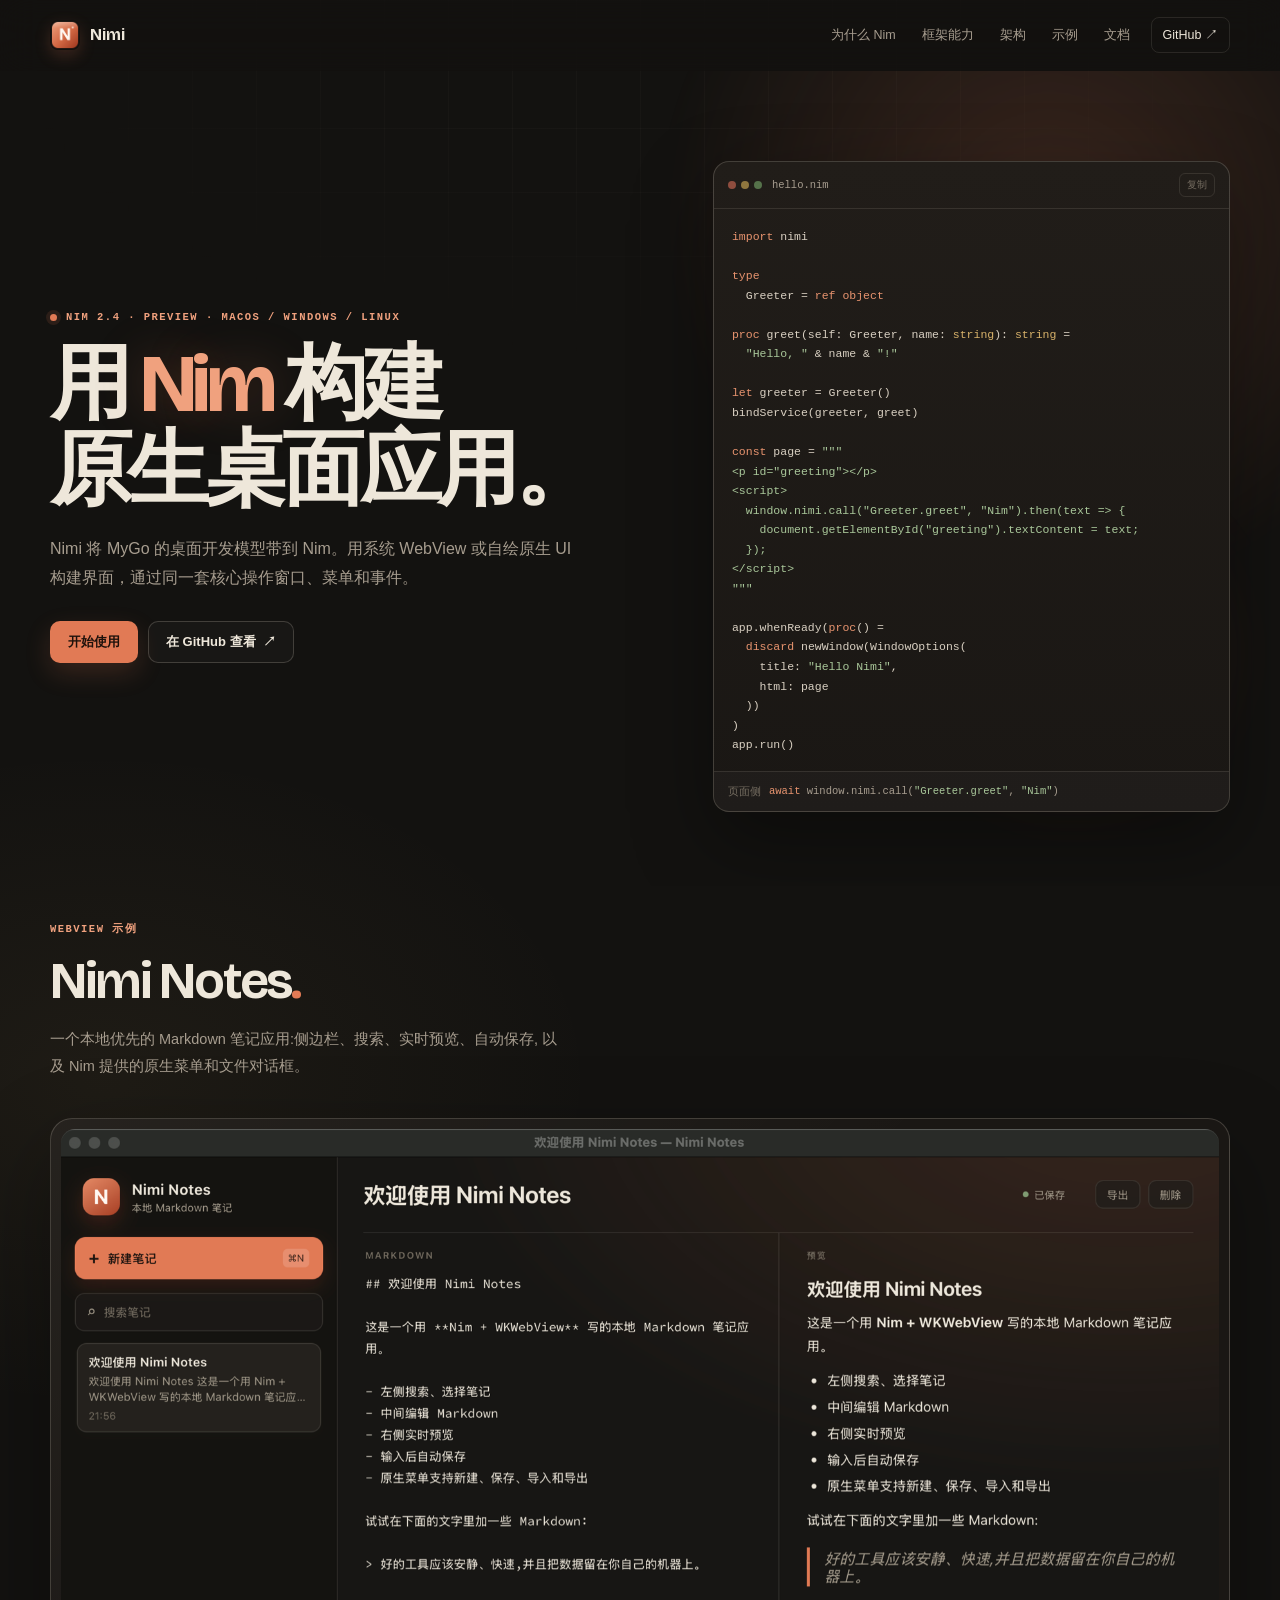
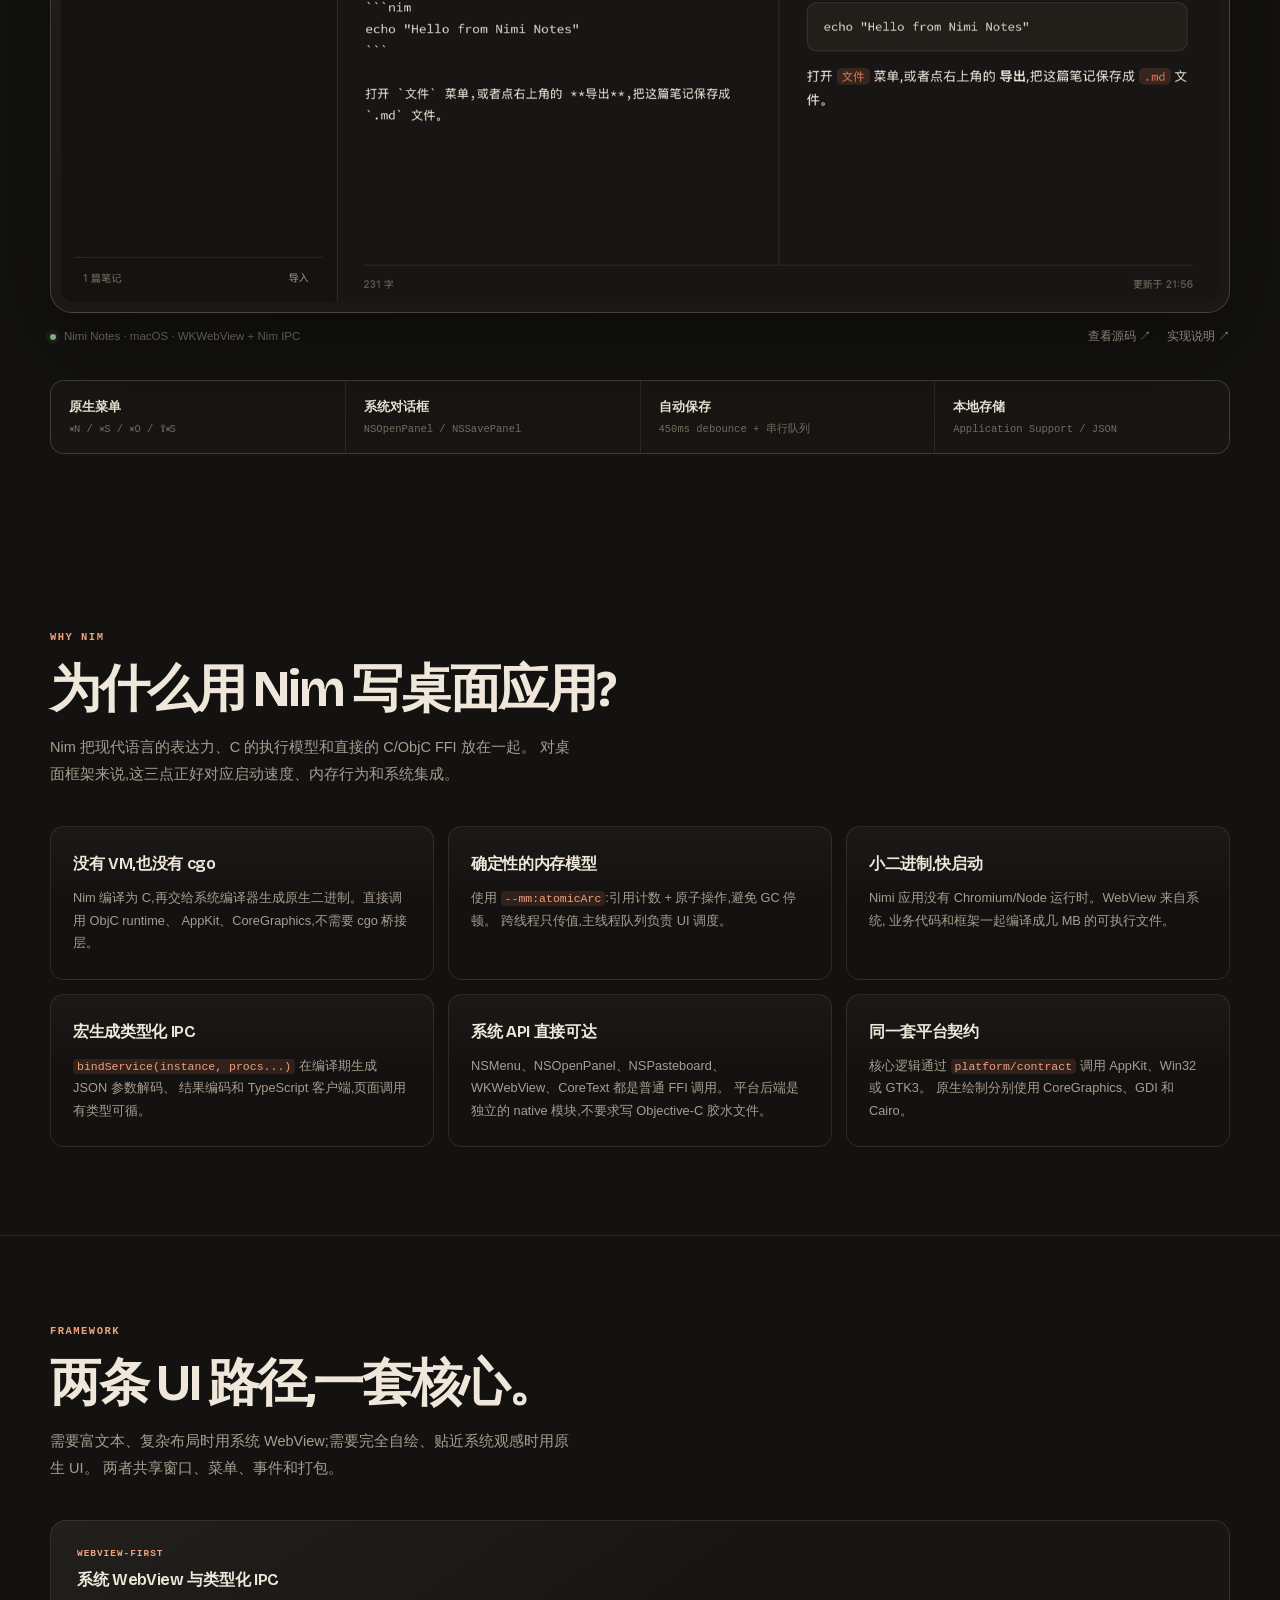
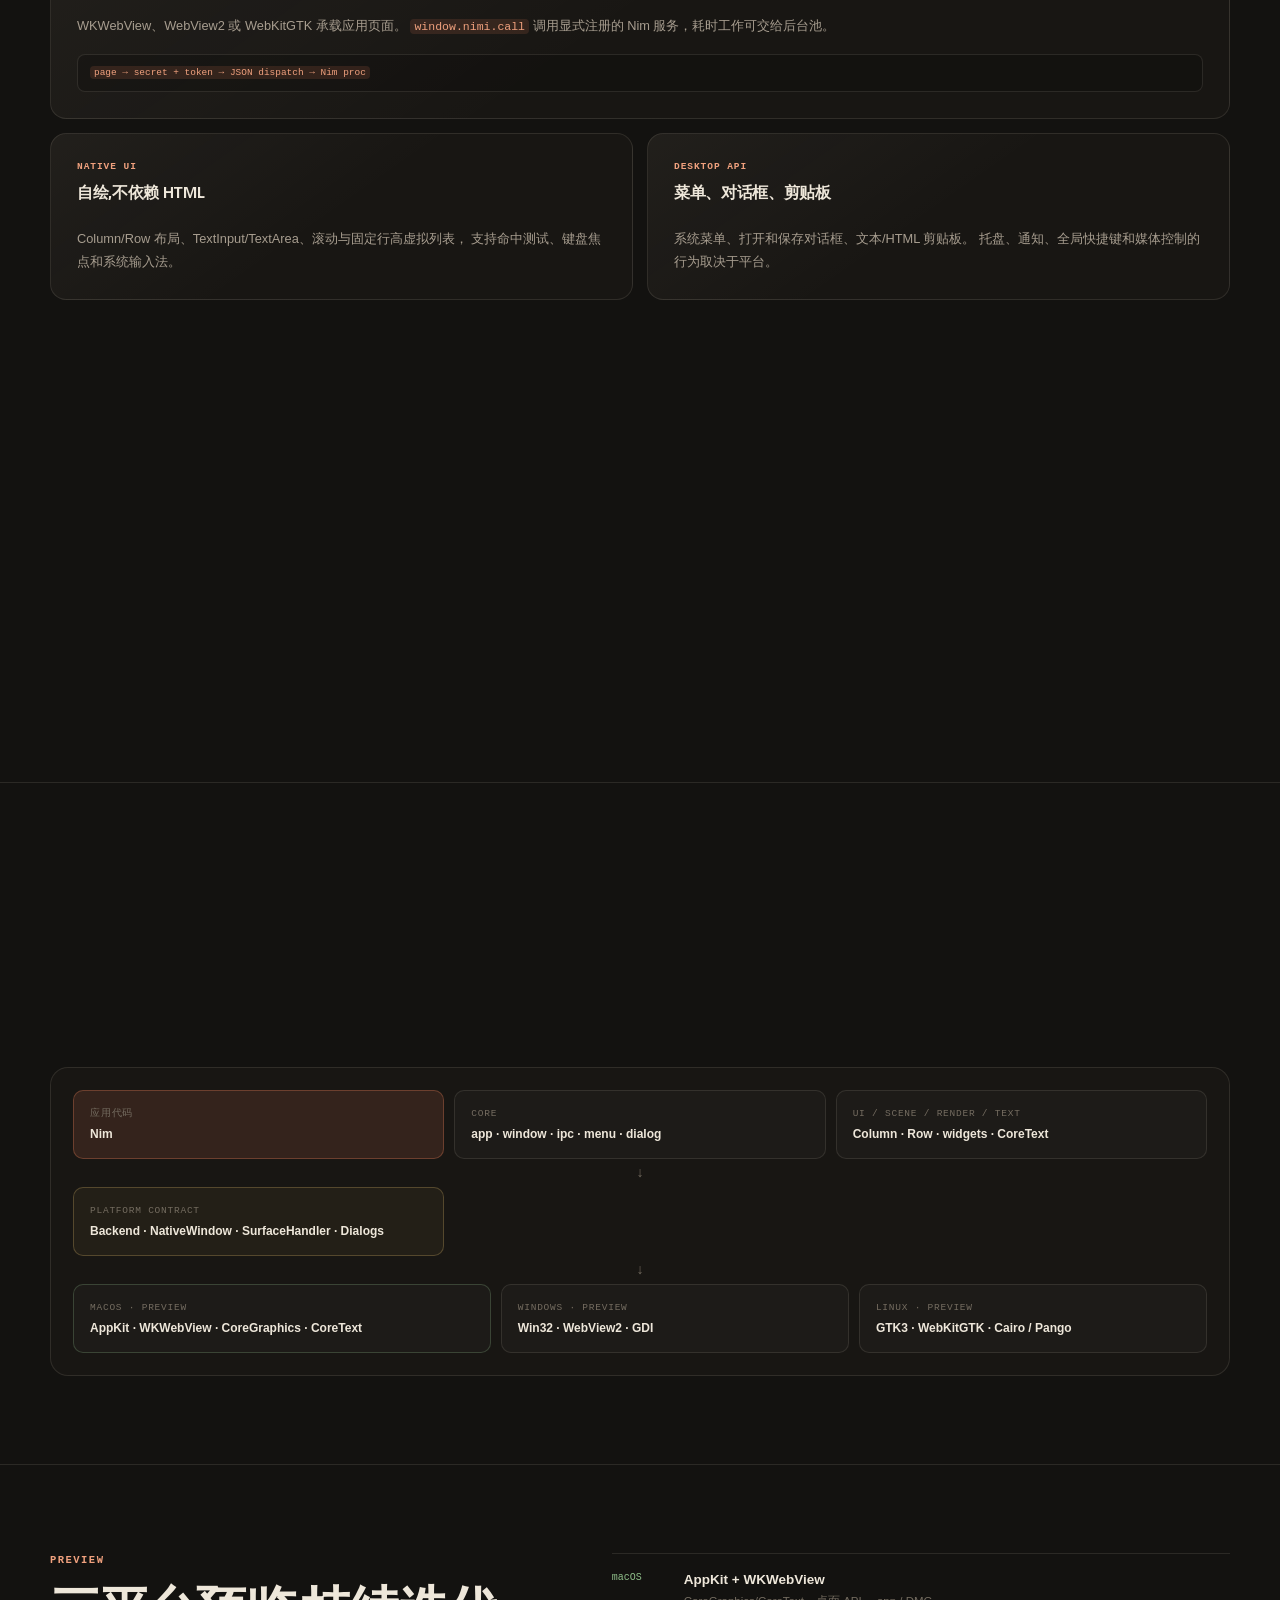
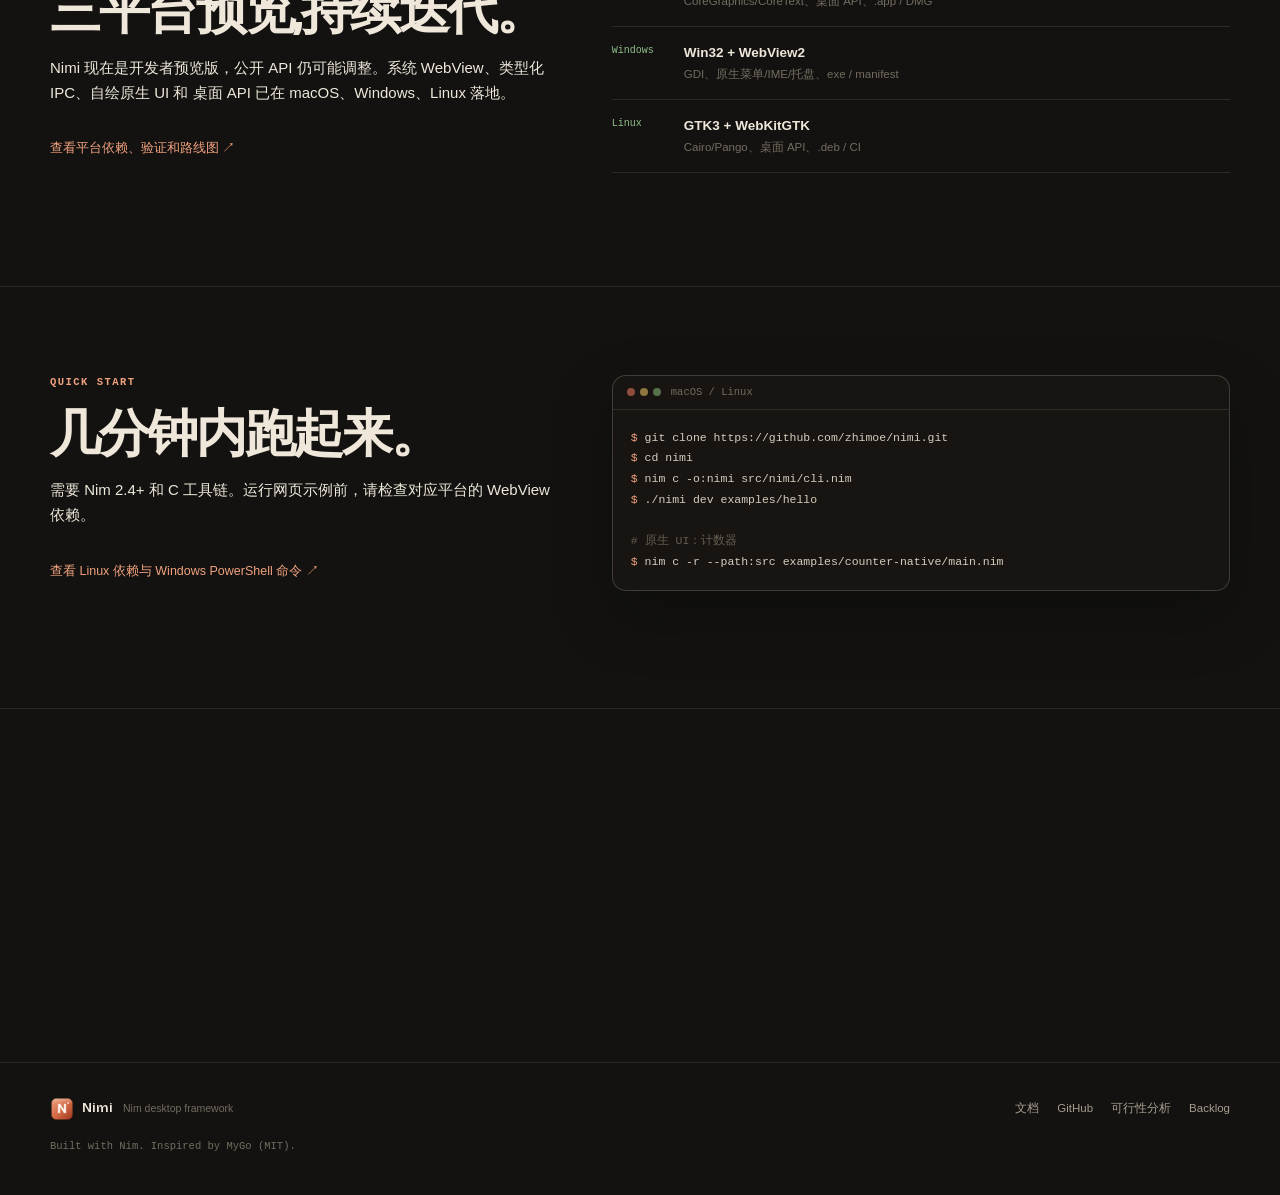
<file: site/index.html>
<!DOCTYPE html>
<html lang="zh-CN">
<head>
  <meta charset="utf-8">
  <meta name="viewport" content="width=device-width, initial-scale=1">
  <meta name="color-scheme" content="dark">
  <title>Nimi — 用 Nim 构建原生桌面应用</title>
  <meta name="description" content="用 Nim 构建 macOS、Windows、Linux 桌面应用。系统 WebView、类型化 IPC、自绘原生 UI 和平台打包。">
  <meta property="og:title" content="Nimi — 用 Nim 构建原生桌面应用">
  <meta property="og:description" content="系统 WebView + 类型化 IPC + 自绘原生 UI。macOS、Windows、Linux Preview。">
  <meta property="og:type" content="website">
  <meta property="og:url" content="https://nimi.zhi.moe/">
  <meta property="og:image" content="https://nimi.zhi.moe/assets/nimi-notes.png">
  <link rel="canonical" href="https://nimi.zhi.moe/">
  <link rel="icon" type="image/png" href="assets/icon.png">
  <script>document.documentElement.classList.add("js");</script>
  <link rel="stylesheet" href="styles.css">
  <script src="main.js" defer></script>
</head>
<body>
  <a class="skip-link" href="#main">跳到正文</a>

  <header class="site-header" id="top">
    <div class="wrap header-inner">
      <a class="brand" href="index.html" aria-label="Nimi 首页">
        <img src="assets/icon.png" alt="" width="30" height="30">
        <span>Nimi</span>
      </a>
      <button class="nav-toggle" type="button" aria-expanded="false" aria-controls="site-nav">
        <span></span><span></span>
        <span class="sr-only">打开导航</span>
      </button>
      <nav class="site-nav" id="site-nav" aria-label="主导航">
        <a href="#why-nim">为什么 Nim</a>
        <a href="#features">框架能力</a>
        <a href="#architecture">架构</a>
        <a href="#demo">示例</a>
        <a href="docs.html">文档</a>
        <a class="nav-github" href="https://github.com/zhimoe/nimi" target="_blank" rel="noreferrer">
          GitHub <span aria-hidden="true">↗</span>
        </a>
      </nav>
    </div>
  </header>

  <main id="main">
    <section class="hero">
      <div class="hero-glow" aria-hidden="true"></div>
      <div class="wrap hero-grid">
        <div class="hero-copy reveal">
          <p class="eyebrow"><span class="pulse"></span> Nim 2.4 · Preview · macOS / Windows / Linux</p>
          <h1>用 <em>Nim</em> 构建<br>原生桌面应用。</h1>
          <p class="lede">
            Nimi 将 MyGo 的桌面开发模型带到 Nim。用系统 WebView 或自绘原生 UI 构建界面，通过同一套核心操作窗口、菜单和事件。
          </p>
          <div class="actions">
            <a class="button primary" href="docs.html">开始使用</a>
            <a class="button ghost" href="https://github.com/zhimoe/nimi" target="_blank" rel="noreferrer">
              在 GitHub 查看 <span aria-hidden="true">↗</span>
            </a>
          </div>
        </div>

        <div class="hero-code reveal" role="group" aria-label="Nimi 代码示例">
          <div class="code-window">
            <div class="code-bar">
              <span class="dots" aria-hidden="true"><i></i><i></i><i></i></span>
              <span>hello.nim</span>
              <button class="copy" type="button" data-copy="#hero-code">复制</button>
            </div>
            <pre id="hero-code"><code><span class="kw">import</span> nimi

<span class="kw">type</span>
  Greeter = <span class="kw">ref object</span>

<span class="kw">proc</span> greet(self: Greeter, name: <span class="ty">string</span>): <span class="ty">string</span> =
  <span class="st">"Hello, "</span> &amp; name &amp; <span class="st">"!"</span>

<span class="kw">let</span> greeter = Greeter()
bindService(greeter, greet)

<span class="kw">const</span> page = <span class="st">"""
&lt;p id="greeting"&gt;&lt;/p&gt;
&lt;script&gt;
  window.nimi.call("Greeter.greet", "Nim").then(text =&gt; {
    document.getElementById("greeting").textContent = text;
  });
&lt;/script&gt;
"""</span>

app.whenReady(<span class="kw">proc</span>() =
  <span class="kw">discard</span> newWindow(WindowOptions(
    title: <span class="st">"Hello Nimi"</span>,
    html: page
  ))
)
app.run()</code></pre>
            <div class="code-foot">
              <span>页面侧</span>
              <code><span class="kw">await</span> window.nimi.call(<span class="st">"Greeter.greet"</span>, <span class="st">"Nim"</span>)</code>
            </div>
          </div>
          <div class="glow-card" aria-hidden="true"></div>
        </div>
      </div>
    </section>

    <section class="demo-section" id="demo">
      <div class="wrap">
        <div class="section-head reveal">
          <p class="eyebrow">WebView 示例</p>
          <h2>Nimi Notes<span class="accent">.</span></h2>
          <p>
            一个本地优先的 Markdown 笔记应用:侧边栏、搜索、实时预览、自动保存,
            以及 Nim 提供的原生菜单和文件对话框。
          </p>
        </div>

        <figure class="app-shot reveal">
          <div class="shot-frame">
            <img src="assets/nimi-notes.png"
                 alt="Nimi Notes 应用界面:左侧笔记列表,中间 Markdown 编辑器,右侧实时预览"
                 width="1800" height="1202" loading="lazy">
          </div>
          <figcaption>
            <div class="shot-meta">
              <span class="status-dot"></span>
              <span>Nimi Notes · macOS · WKWebView + Nim IPC</span>
            </div>
            <div class="shot-links">
              <a href="https://github.com/zhimoe/nimi/tree/main/examples/notes" target="_blank" rel="noreferrer">查看源码 ↗</a>
              <a href="https://github.com/zhimoe/nimi/blob/main/docs/12-notes-demo.md" target="_blank" rel="noreferrer">实现说明 ↗</a>
            </div>
          </figcaption>
        </figure>

        <div class="demo-points reveal">
          <div><strong>原生菜单</strong><span>⌘N / ⌘S / ⌘O / ⇧⌘S</span></div>
          <div><strong>系统对话框</strong><span>NSOpenPanel / NSSavePanel</span></div>
          <div><strong>自动保存</strong><span>450ms debounce + 串行队列</span></div>
          <div><strong>本地存储</strong><span>Application Support / JSON</span></div>
        </div>
      </div>
    </section>

    <section class="section why" id="why-nim">
      <div class="wrap">
        <div class="section-head reveal">
          <p class="eyebrow">Why Nim</p>
          <h2>为什么用 Nim 写桌面应用?</h2>
          <p>
            Nim 把现代语言的表达力、C 的执行模型和直接的 C/ObjC FFI 放在一起。
            对桌面框架来说,这三点正好对应启动速度、内存行为和系统集成。
          </p>
        </div>

        <div class="card-grid">
          <article class="feature-card reveal">
            <h3>没有 VM,也没有 cgo</h3>
            <p>
              Nim 编译为 C,再交给系统编译器生成原生二进制。直接调用 ObjC runtime、
              AppKit、CoreGraphics,不需要 cgo 桥接层。
            </p>
          </article>
          <article class="feature-card reveal">
            <h3>确定性的内存模型</h3>
            <p>
              使用 <code>--mm:atomicArc</code>:引用计数 + 原子操作,避免 GC 停顿。
              跨线程只传值,主线程队列负责 UI 调度。
            </p>
          </article>
          <article class="feature-card reveal">
            <h3>小二进制,快启动</h3>
            <p>
              Nimi 应用没有 Chromium/Node 运行时。WebView 来自系统,
              业务代码和框架一起编译成几 MB 的可执行文件。
            </p>
          </article>
          <article class="feature-card reveal">
            <h3>宏生成类型化 IPC</h3>
            <p>
              <code>bindService(instance, procs...)</code> 在编译期生成 JSON 参数解码、
              结果编码和 TypeScript 客户端,页面调用有类型可循。
            </p>
          </article>
          <article class="feature-card reveal">
            <h3>系统 API 直接可达</h3>
            <p>
              NSMenu、NSOpenPanel、NSPasteboard、WKWebView、CoreText 都是普通 FFI 调用。
              平台后端是独立的 native 模块,不要求写 Objective-C 胶水文件。
            </p>
          </article>
          <article class="feature-card reveal">
            <h3>同一套平台契约</h3>
            <p>
              核心逻辑通过 <code>platform/contract</code> 调用 AppKit、Win32 或 GTK3。
              原生绘制分别使用 CoreGraphics、GDI 和 Cairo。
            </p>
          </article>
        </div>
      </div>
    </section>

    <section class="section features" id="features">
      <div class="wrap">
        <div class="section-head reveal">
          <p class="eyebrow">Framework</p>
          <h2>两条 UI 路径,一套核心。</h2>
          <p>
            需要富文本、复杂布局时用系统 WebView;需要完全自绘、贴近系统观感时用原生 UI。
            两者共享窗口、菜单、事件和打包。
          </p>
        </div>

        <div class="bento">
          <article class="bento-card wide reveal">
            <div class="bento-head">
              <span class="tag">WebView-first</span>
              <h3>系统 WebView 与类型化 IPC</h3>
            </div>
            <p>
              WKWebView、WebView2 或 WebKitGTK 承载应用页面。
              <code>window.nimi.call</code> 调用显式注册的 Nim 服务，耗时工作可交给后台池。
            </p>
            <div class="mini-code"><code>page → secret + token → JSON dispatch → Nim proc</code></div>
          </article>

          <article class="bento-card reveal">
            <div class="bento-head">
              <span class="tag">Native UI</span>
              <h3>自绘,不依赖 HTML</h3>
            </div>
            <p>
              Column/Row 布局、TextInput/TextArea、滚动与固定行高虚拟列表，
              支持命中测试、键盘焦点和系统输入法。
            </p>
          </article>

          <article class="bento-card reveal">
            <div class="bento-head">
              <span class="tag">Desktop API</span>
              <h3>菜单、对话框、剪贴板</h3>
            </div>
            <p>
              系统菜单、打开和保存对话框、文本/HTML 剪贴板。
              托盘、通知、全局快捷键和媒体控制的行为取决于平台。
            </p>
          </article>

          <article class="bento-card reveal">
            <div class="bento-head">
              <span class="tag">Tooling</span>
              <h3>从模板到平台构建</h3>
            </div>
            <p>
              <code>nimi init / generate / dev / build / doctor</code>。
              Nim 源码变更可自动重启应用。构建命令输出 macOS .app/DMG、
              Windows exe 或 Linux .desktop/.deb。
            </p>
          </article>

          <article class="bento-card wide reveal">
            <div class="bento-head">
              <span class="tag">Testing</span>
              <h3>无窗口也能测试 UI</h3>
            </div>
            <p>
              <code>Tester</code> 复用同一套布局、绘制和命中逻辑,直接断言文本、
              点击、键盘、焦点和控件状态;离屏渲染输出 PNG。
            </p>
            <div class="mini-code"><code>tester.click("add"); tester.typeText("Ada"); check tester.hasText("Ada")</code></div>
          </article>
        </div>
      </div>
    </section>

    <section class="section architecture" id="architecture">
      <div class="wrap">
        <div class="section-head reveal">
          <p class="eyebrow">Architecture</p>
          <h2>core 不依赖具体平台。</h2>
          <p>
            应用策略、窗口、IPC、菜单和 UI 场景在上;平台契约在中;
            AppKit/WebView、Win32/WebView2 或 GTK/WebKitGTK 在下。
          </p>
        </div>

        <div class="arch reveal" role="group" aria-label="Nimi 分层架构">
          <div class="arch-row">
            <div class="arch-box app-box">
              <span>应用代码</span>
              <strong>Nim</strong>
            </div>
            <div class="arch-box">
              <span>core</span>
              <strong>app · window · ipc · menu · dialog</strong>
            </div>
            <div class="arch-box">
              <span>ui / scene / render / text</span>
              <strong>Column · Row · widgets · CoreText</strong>
            </div>
          </div>
          <div class="arch-arrow" aria-hidden="true">↓</div>
          <div class="arch-row">
            <div class="arch-box contract-box">
              <span>platform contract</span>
              <strong>Backend · NativeWindow · SurfaceHandler · Dialogs</strong>
            </div>
          </div>
          <div class="arch-arrow" aria-hidden="true">↓</div>
          <div class="arch-row backends">
            <div class="arch-box mac">
              <span>macOS · Preview</span>
              <strong>AppKit · WKWebView · CoreGraphics · CoreText</strong>
            </div>
            <div class="arch-box">
              <span>Windows · Preview</span>
              <strong>Win32 · WebView2 · GDI</strong>
            </div>
            <div class="arch-box">
              <span>Linux · Preview</span>
              <strong>GTK3 · WebKitGTK · Cairo / Pango</strong>
            </div>
          </div>
        </div>
      </div>
    </section>

    <section class="section status" id="status">
      <div class="wrap status-grid">
        <div class="section-head reveal">
          <p class="eyebrow">Preview</p>
          <h2>三平台预览,持续迭代。</h2>
          <p>
            Nimi 现在是开发者预览版，公开 API 仍可能调整。系统 WebView、类型化 IPC、自绘原生 UI 和
            桌面 API 已在 macOS、Windows、Linux 落地。
          </p>
          <a class="text-link" href="docs.html#platforms">查看平台依赖、验证和路线图 ↗</a>
        </div>
        <ol class="milestones reveal">
          <li class="done"><span>macOS</span><div><strong>AppKit + WKWebView</strong><small>CoreGraphics/CoreText、桌面 API、.app / DMG</small></div></li>
          <li class="done"><span>Windows</span><div><strong>Win32 + WebView2</strong><small>GDI、原生菜单/IME/托盘、exe / manifest</small></div></li>
          <li class="done"><span>Linux</span><div><strong>GTK3 + WebKitGTK</strong><small>Cairo/Pango、桌面 API、.deb / CI</small></div></li>
        </ol>
      </div>
    </section>

    <section class="section quickstart" id="quickstart">
      <div class="wrap quickstart-grid">
        <div class="section-head reveal">
          <p class="eyebrow">Quick start</p>
          <h2>几分钟内跑起来。</h2>
          <p>需要 Nim 2.4+ 和 C 工具链。运行网页示例前，请检查对应平台的 WebView 依赖。</p>
          <a class="text-link" href="docs.html#quickstart">查看 Linux 依赖与 Windows PowerShell 命令 ↗</a>
        </div>
        <div class="terminal reveal">
          <div class="terminal-bar">
            <span class="dots" aria-hidden="true"><i></i><i></i><i></i></span>
            <span>macOS / Linux</span>
          </div>
          <pre><code><span class="prompt">$</span> git clone https://github.com/zhimoe/nimi.git
<span class="prompt">$</span> cd nimi
<span class="prompt">$</span> nim c -o:nimi src/nimi/cli.nim
<span class="prompt">$</span> ./nimi dev examples/hello

<span class="comment"># 原生 UI：计数器</span>
<span class="prompt">$</span> nim c -r --path:src examples/counter-native/main.nim</code></pre>
        </div>
      </div>
    </section>

    <section class="section docs-cta">
      <div class="wrap cta-card reveal">
        <div>
          <p class="eyebrow">Documentation</p>
          <h2>从架构到三平台后端,全部公开。</h2>
          <p>架构、macOS/Windows/Linux 实现、原生 UI、IPC 和 Nimi Notes 验收都有记录。</p>
        </div>
        <div class="cta-actions">
          <a class="button primary" href="docs.html">阅读文档</a>
          <a class="button ghost" href="https://github.com/zhimoe/nimi" target="_blank" rel="noreferrer">GitHub ↗</a>
        </div>
      </div>
    </section>
  </main>

  <footer class="site-footer">
    <div class="wrap footer-inner">
      <div class="footer-brand">
        <img src="assets/icon.png" alt="" width="24" height="24">
        <span>Nimi</span>
        <small>Nim desktop framework</small>
      </div>
      <div class="footer-links">
        <a href="docs.html">文档</a>
        <a href="https://github.com/zhimoe/nimi" target="_blank" rel="noreferrer">GitHub</a>
        <a href="https://github.com/zhimoe/nimi/blob/main/docs/00-feasibility.md" target="_blank" rel="noreferrer">可行性分析</a>
        <a href="https://github.com/zhimoe/nimi/blob/main/docs/backlog/README.md" target="_blank" rel="noreferrer">Backlog</a>
      </div>
      <p class="footer-note">Built with Nim. Inspired by MyGo (MIT).</p>
    </div>
  </footer>
</body>
</html>
</file>
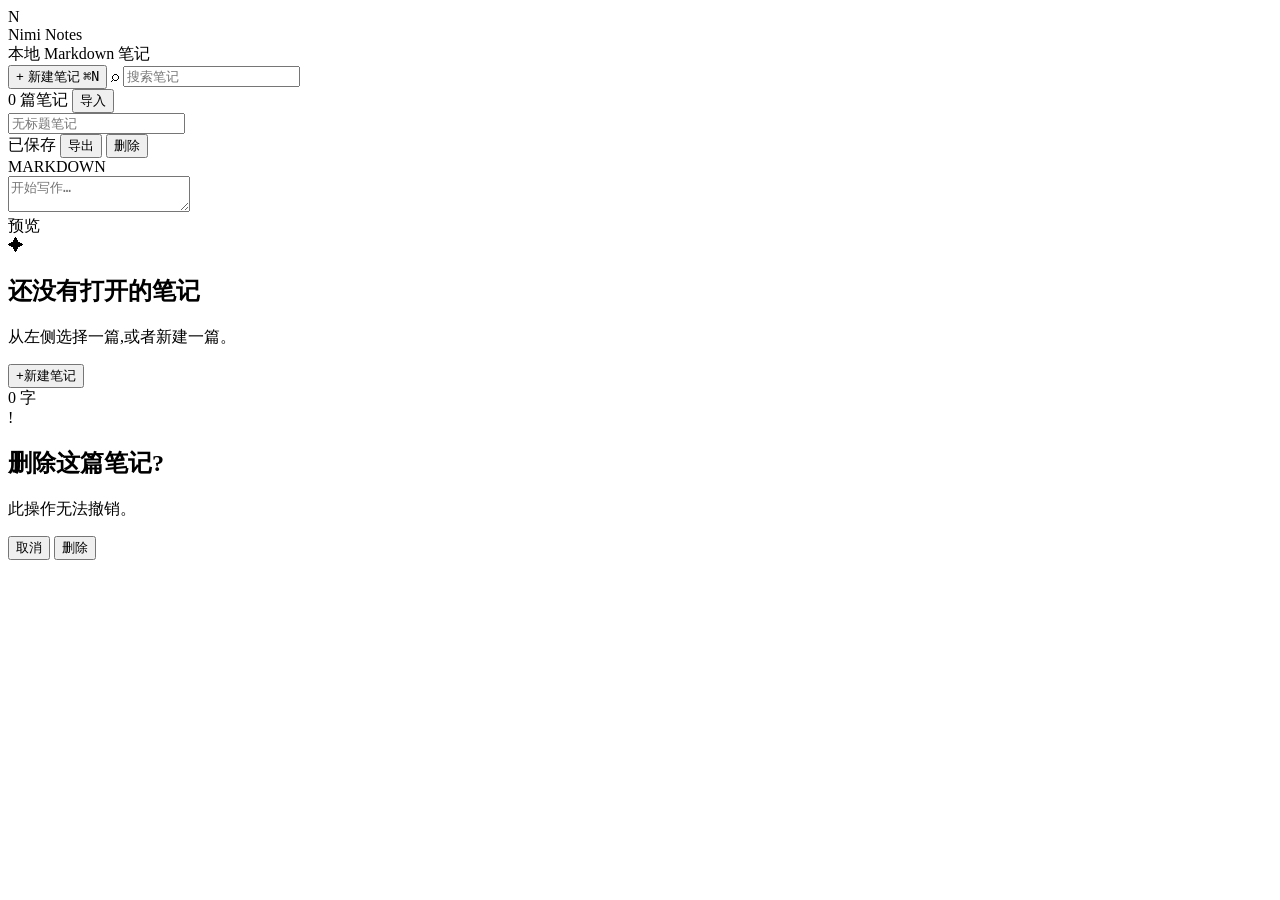
<file: examples/notes/frontend/index.html>
<!doctype html>
<html lang="zh-CN">
<head>
<meta charset="utf-8">
<meta name="viewport" content="width=device-width, initial-scale=1">
<title>Nimi Notes</title>
<style>__NIMI_CSS__</style>
</head>
<body>
<div class="app">
  <aside class="sidebar">
    <header class="brand">
      <div class="brand-mark">N</div>
      <div>
        <div class="brand-name">Nimi Notes</div>
        <div class="brand-sub">本地 Markdown 笔记</div>
      </div>
    </header>

    <button id="new-note" class="new-note" type="button">
      <span class="plus">+</span>
      <span>新建笔记</span>
      <kbd>⌘N</kbd>
    </button>

    <label class="search">
      <span class="search-icon">⌕</span>
      <input id="search" type="search" placeholder="搜索笔记" autocomplete="off" spellcheck="false">
    </label>

    <nav id="note-list" class="note-list" aria-label="笔记列表"></nav>

    <footer class="sidebar-footer">
      <span id="note-count">0 篇笔记</span>
      <button id="import" class="link-button" type="button">导入</button>
    </footer>
  </aside>

  <main class="main">
    <header class="toolbar">
      <input id="title" class="title-input" type="text" placeholder="无标题笔记"
             autocomplete="off" spellcheck="false">
      <div class="toolbar-actions">
        <span id="status" class="status"><span class="status-dot"></span>已保存</span>
        <button id="export" class="tool-button" type="button">导出</button>
        <button id="delete" class="tool-button danger" type="button">删除</button>
      </div>
    </header>

    <section id="editor-wrap" class="editor-wrap">
      <div class="pane editor-pane">
        <div class="pane-label">MARKDOWN</div>
        <textarea id="editor" spellcheck="false" placeholder="开始写作…"></textarea>
      </div>
      <div class="pane preview-pane">
        <div class="pane-label">预览</div>
        <article id="preview" class="preview"></article>
      </div>
    </section>

    <section id="empty" class="empty hidden">
      <div class="empty-card">
        <div class="empty-mark">✦</div>
        <h2>还没有打开的笔记</h2>
        <p>从左侧选择一篇,或者新建一篇。</p>
        <button id="empty-new" class="new-note compact" type="button">
          <span class="plus">+</span><span>新建笔记</span>
        </button>
      </div>
    </section>

    <footer class="statusbar">
      <span id="word-count">0 字</span>
      <span id="updated"></span>
    </footer>
  </main>
</div>

<div id="confirm" class="modal hidden" role="dialog" aria-modal="true"
     aria-labelledby="confirm-title">
  <div class="modal-card">
    <div class="modal-mark">!</div>
    <h2 id="confirm-title">删除这篇笔记?</h2>
    <p id="confirm-text">此操作无法撤销。</p>
    <div class="modal-actions">
      <button id="confirm-cancel" class="tool-button" type="button">取消</button>
      <button id="confirm-ok" class="tool-button danger-solid" type="button">删除</button>
    </div>
  </div>
</div>

<script>__NIMI_JS__</script>
</body>
</html>
</file>
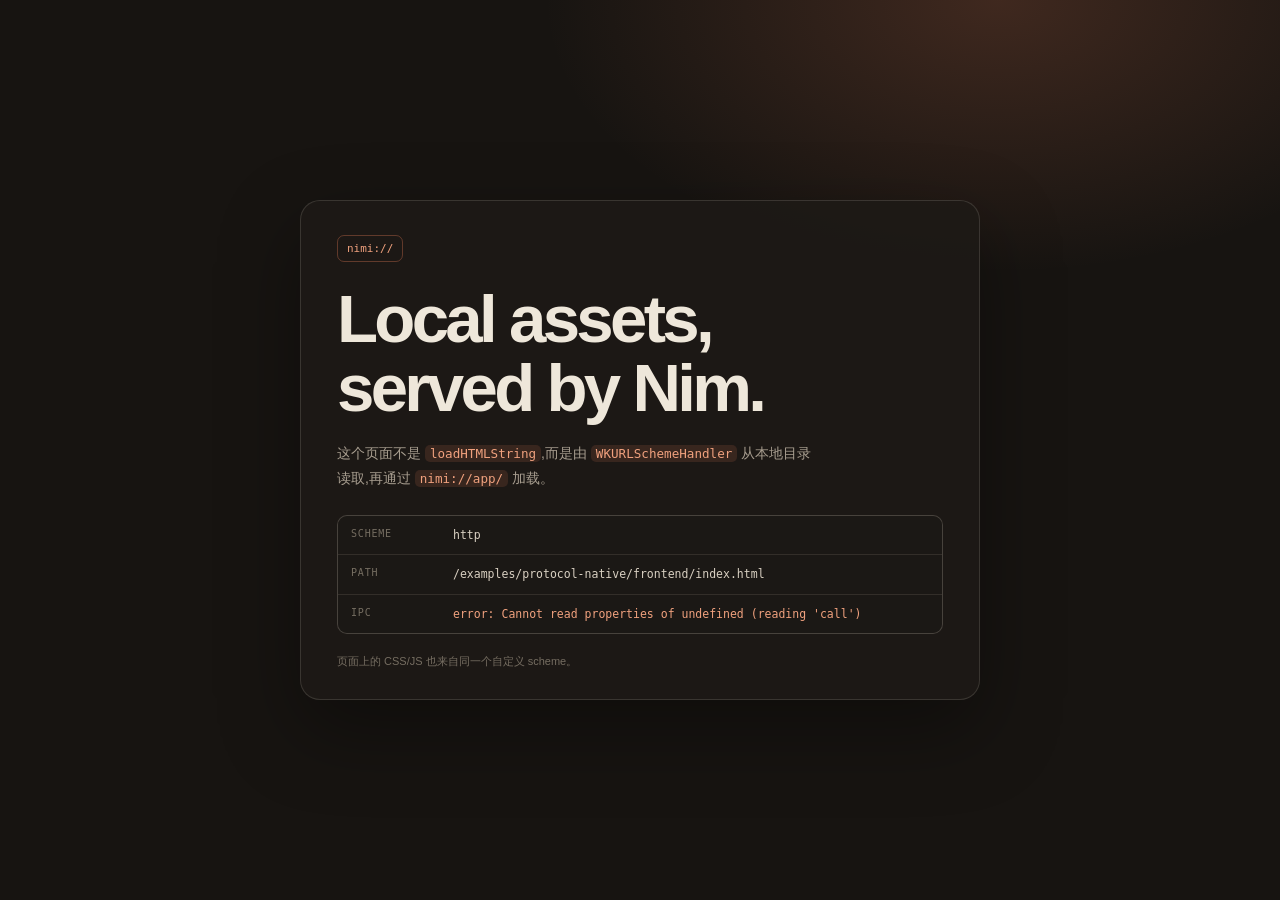
<file: examples/protocol-native/frontend/index.html>
<!DOCTYPE html>
<html lang="zh-CN">
<head>
  <meta charset="utf-8">
  <meta name="viewport" content="width=device-width, initial-scale=1">
  <title>Nimi Protocol</title>
  <link rel="stylesheet" href="style.css">
</head>
<body>
  <main class="card">
    <div class="mark">nimi://</div>
    <h1>Local assets,<br>served by Nim.</h1>
    <p class="lede">
      这个页面不是 <code>loadHTMLString</code>,而是由
      <code>WKURLSchemeHandler</code> 从本地目录读取,再通过
      <code>nimi://app/</code> 加载。
    </p>
    <dl class="facts">
      <div><dt>scheme</dt><dd id="scheme">—</dd></div>
      <div><dt>path</dt><dd id="path">—</dd></div>
      <div><dt>IPC</dt><dd id="ipc">waiting for Nim…</dd></div>
    </dl>
    <p class="hint">页面上的 CSS/JS 也来自同一个自定义 scheme。</p>
  </main>
  <script src="app.js"></script>
</body>
</html>
</file>
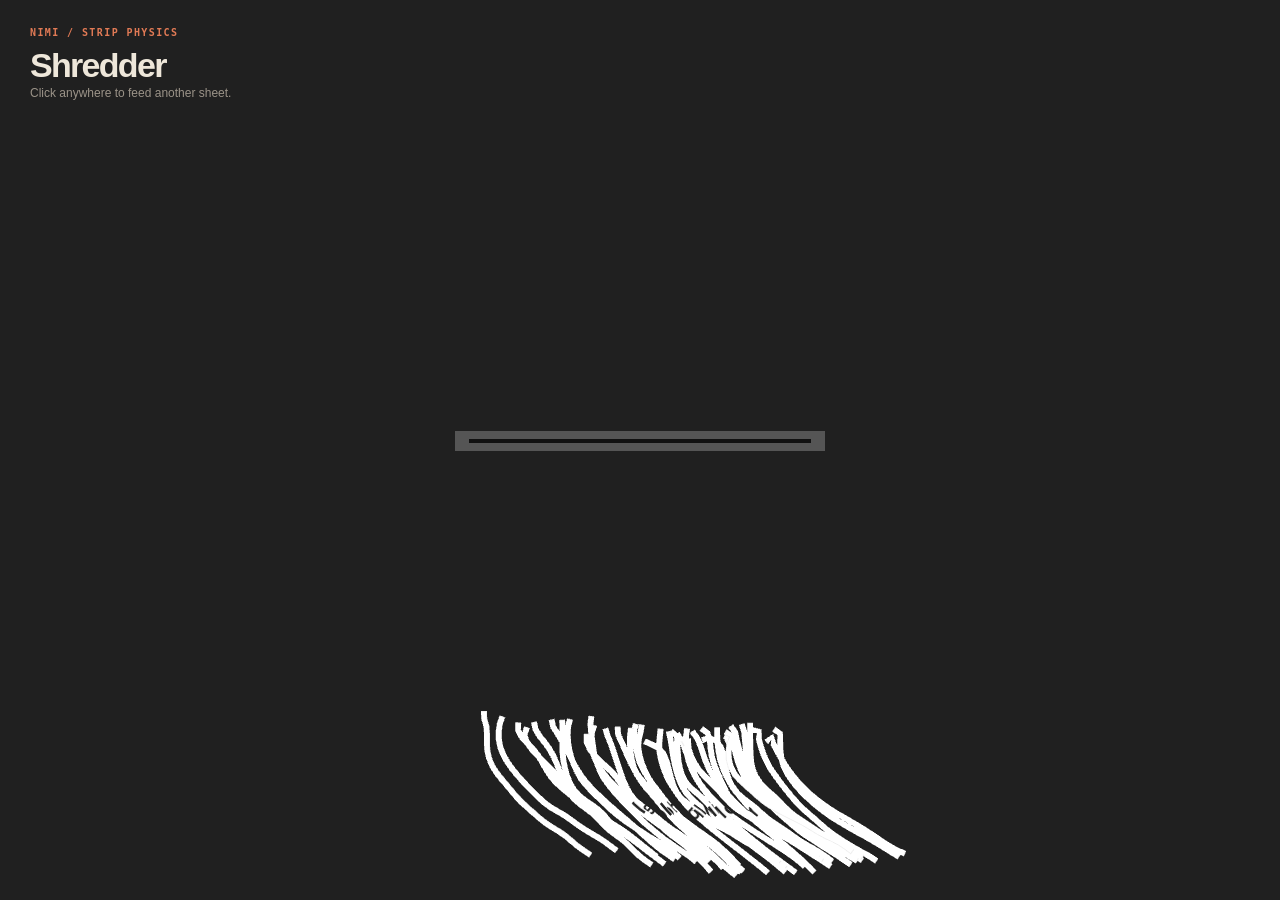
<file: examples/shredder/frontend/index.html>
<!doctype html>
<html lang="zh-CN">
<head>
  <meta charset="utf-8">
  <meta name="viewport" content="width=device-width, initial-scale=1">
  <title>Nimi Shredder</title>
  <link rel="stylesheet" href="style.css">
</head>
<body>
  <canvas id="stage"></canvas>
  <div class="hud">
    <div class="tag">NIMI / STRIP PHYSICS</div>
    <h1>Shredder</h1>
    <p>Click anywhere to feed another sheet.</p>
  </div>
  <script src="app.js"></script>
</body>
</html>
</file>
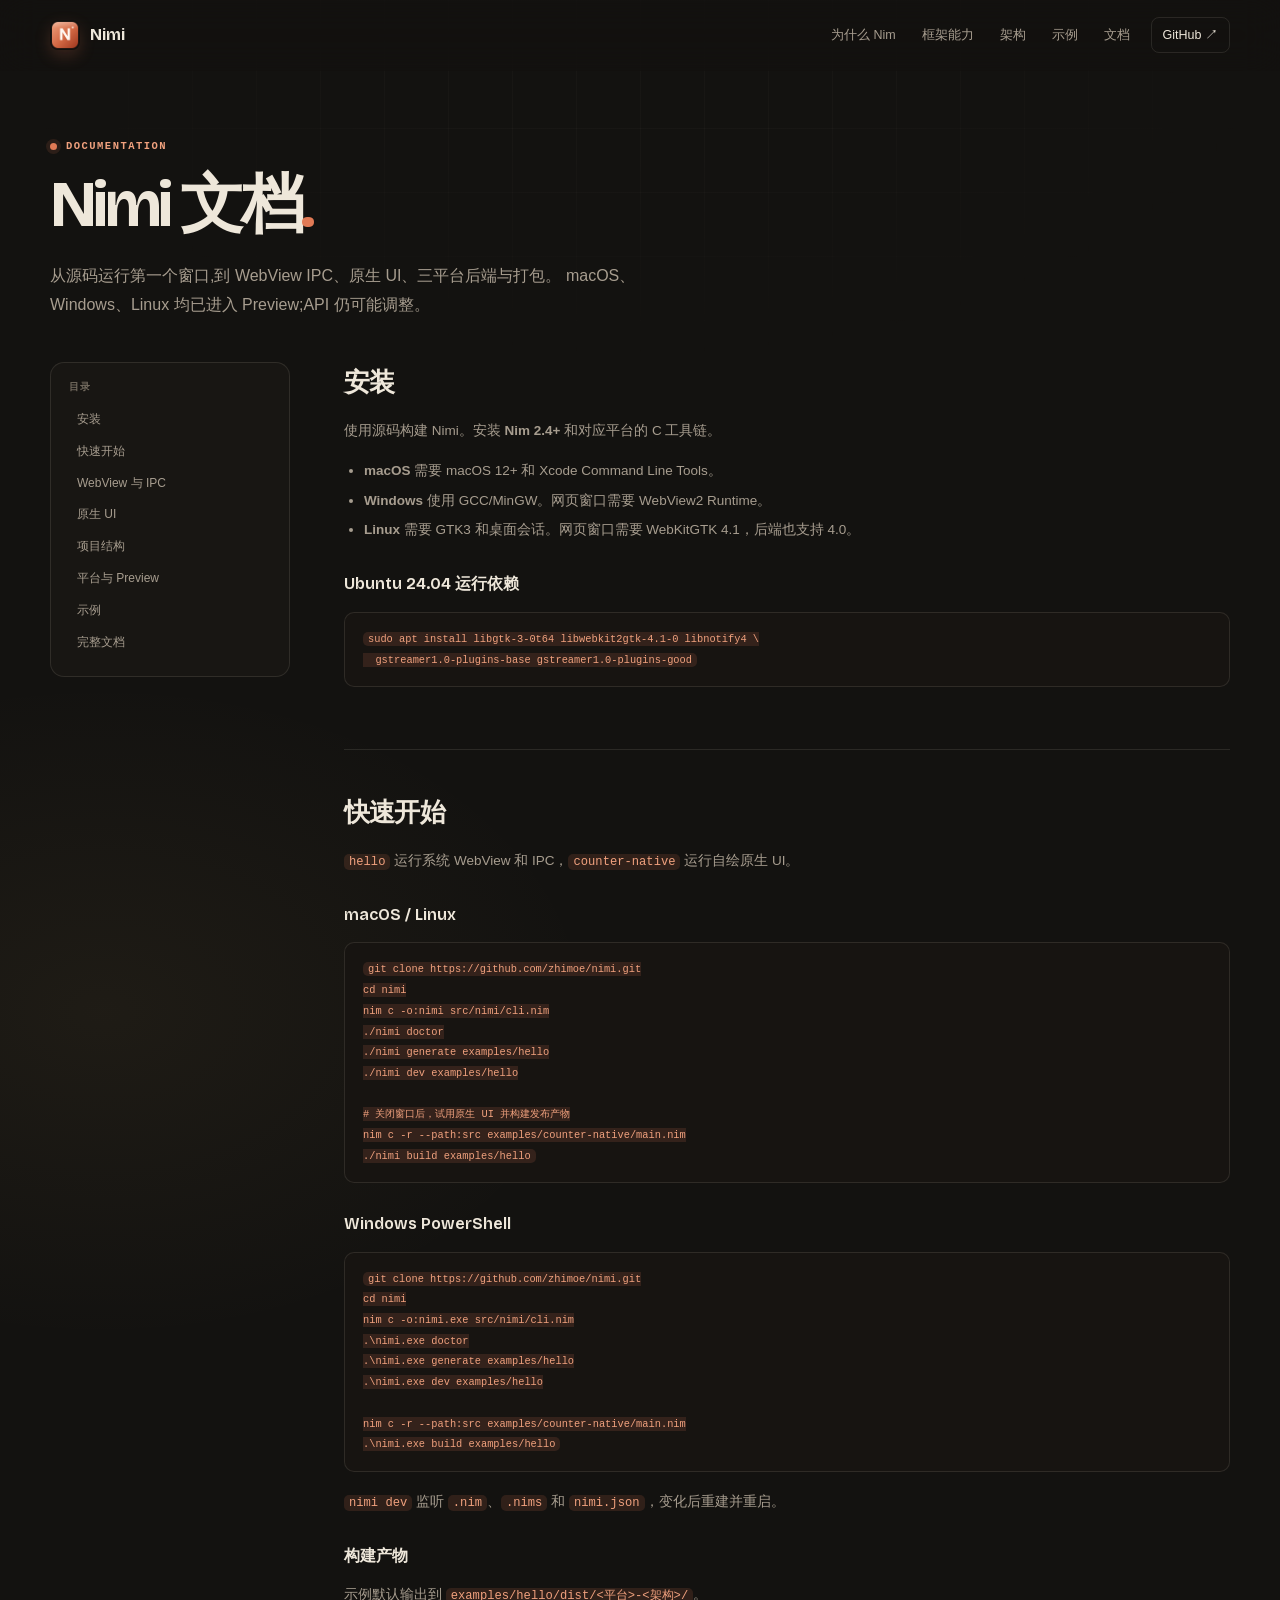
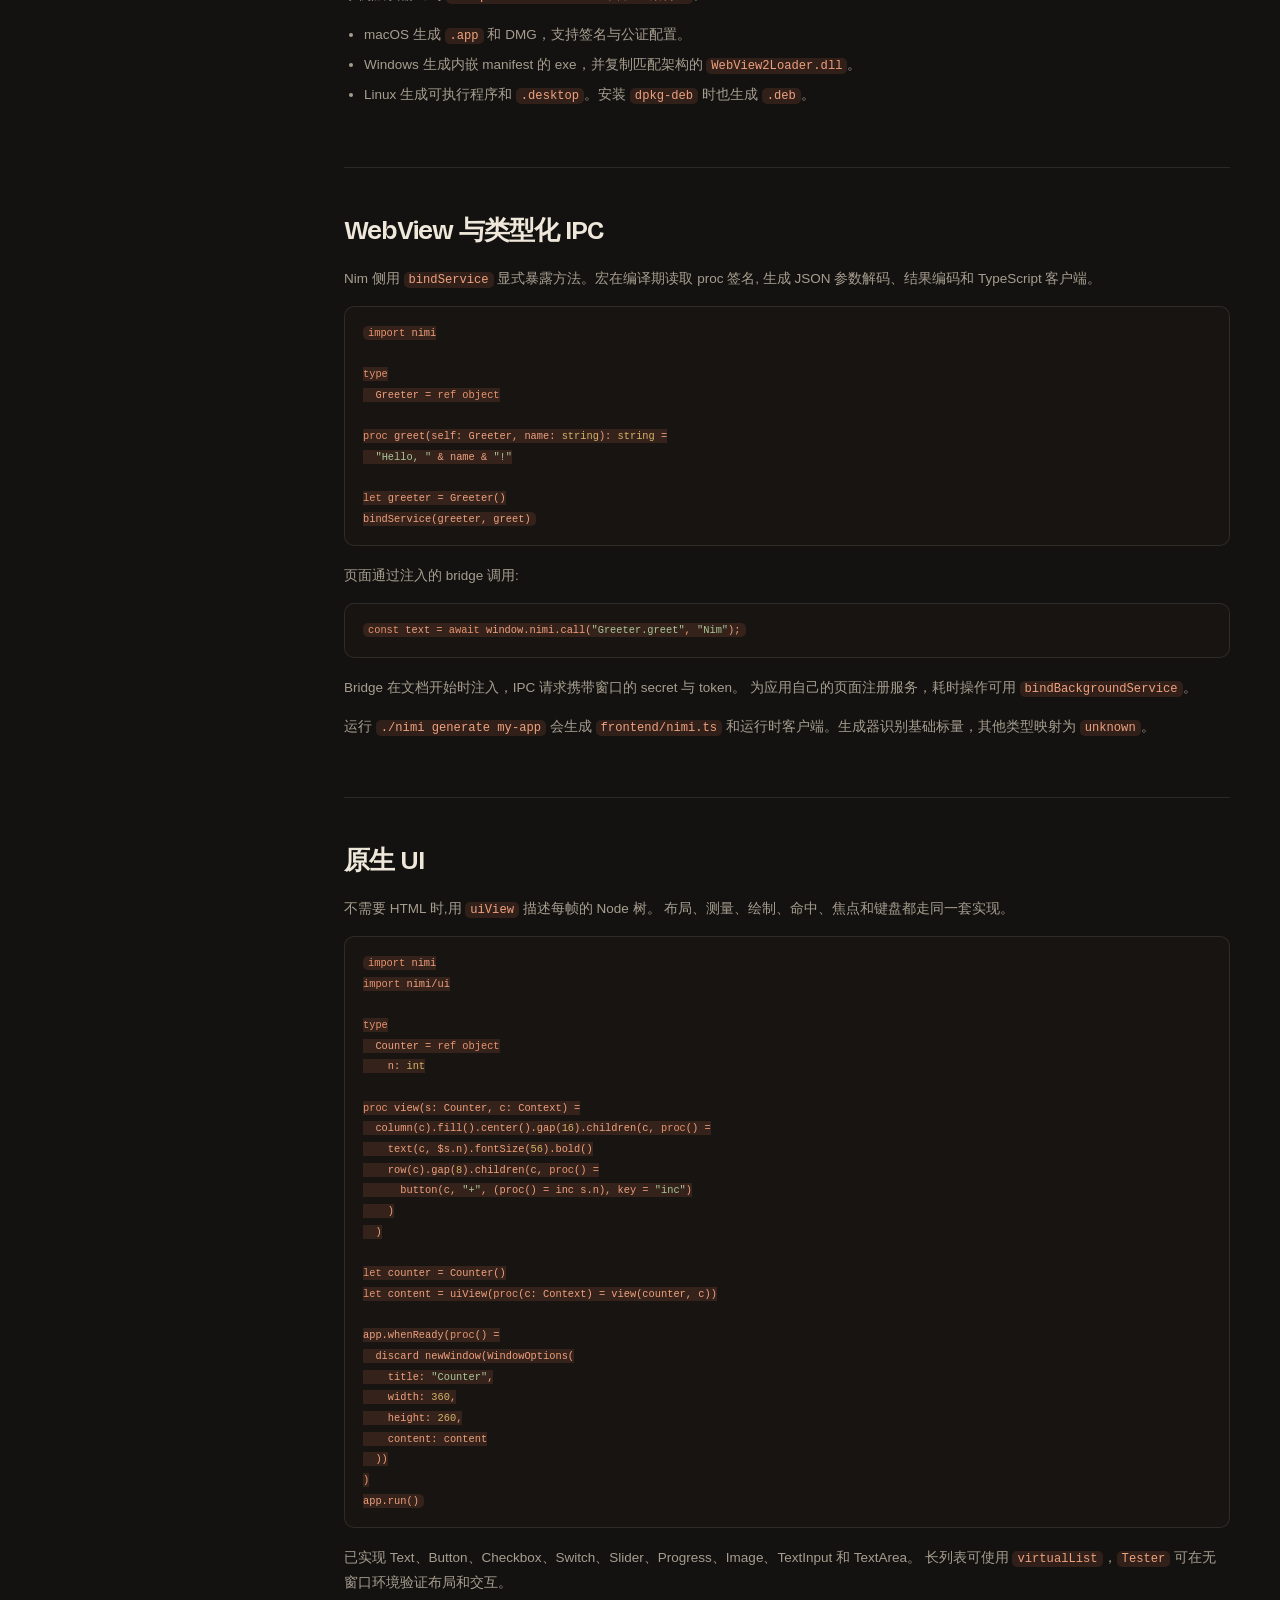
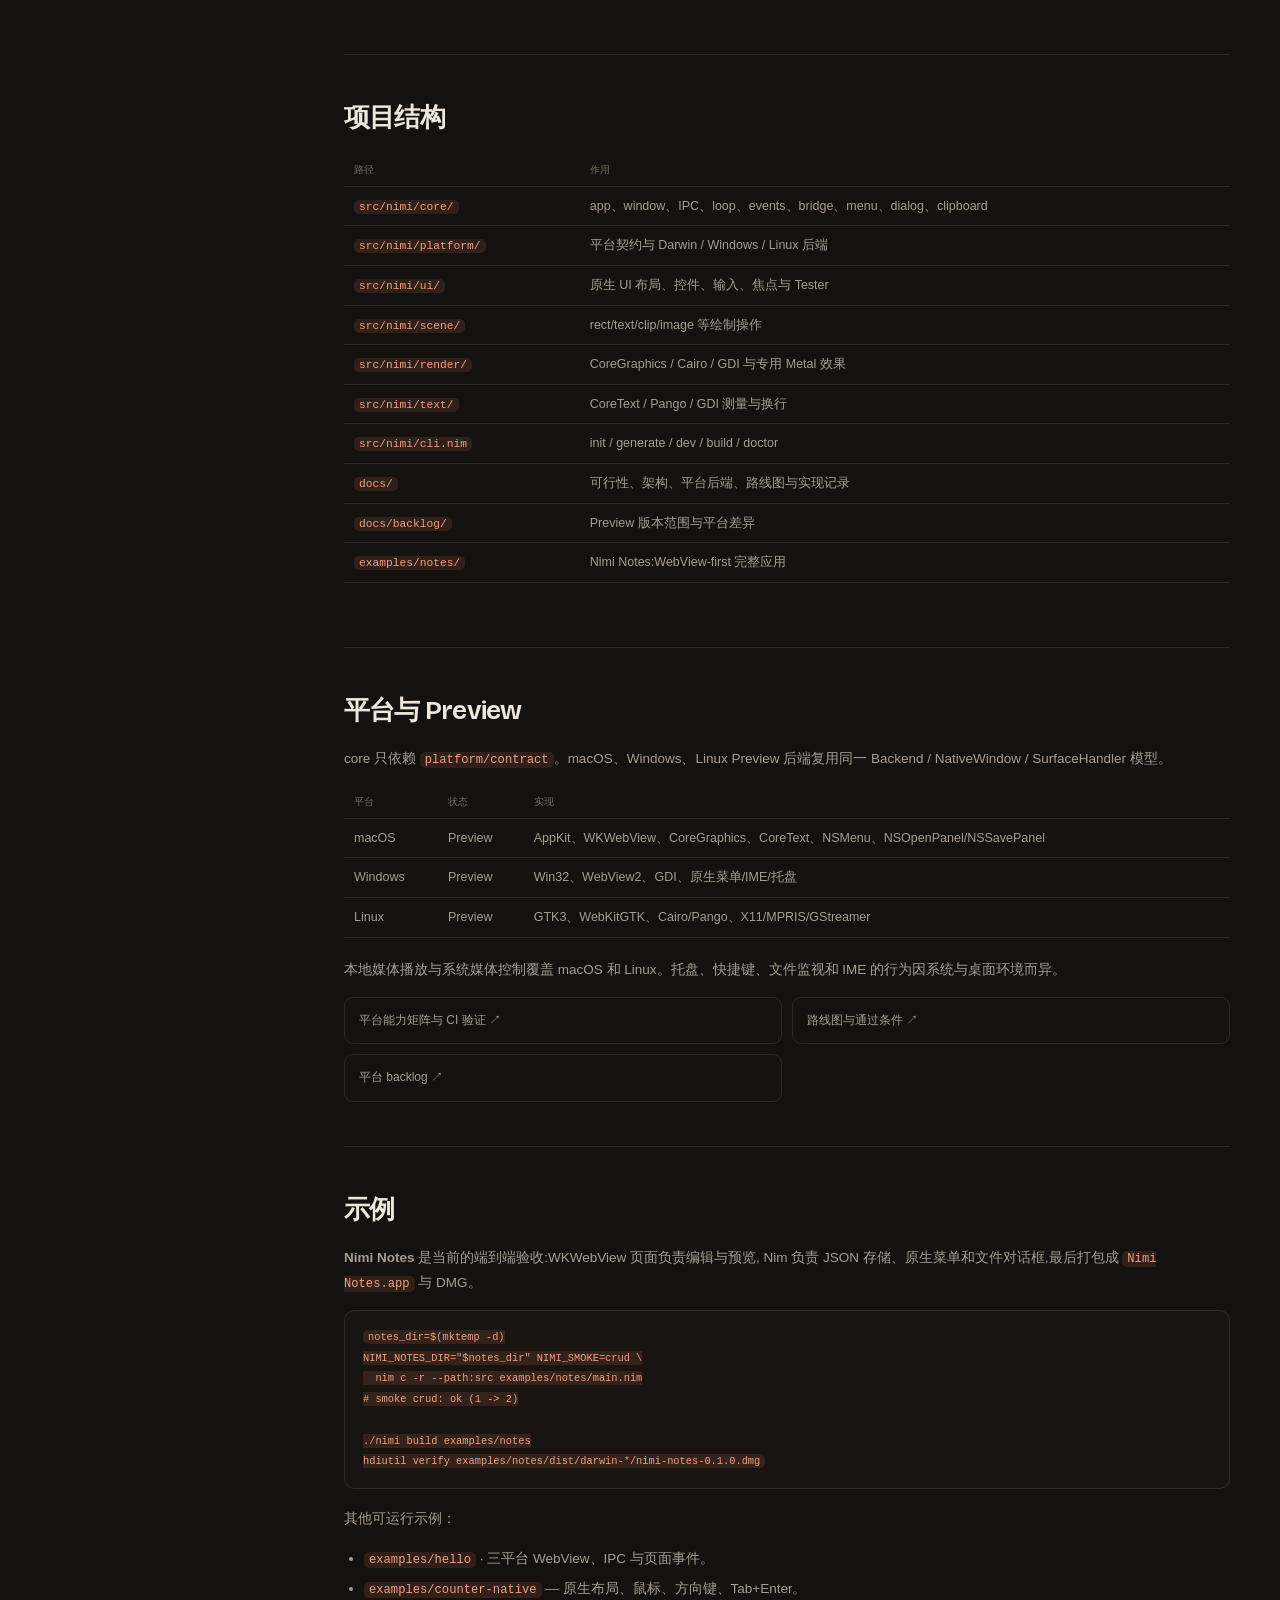
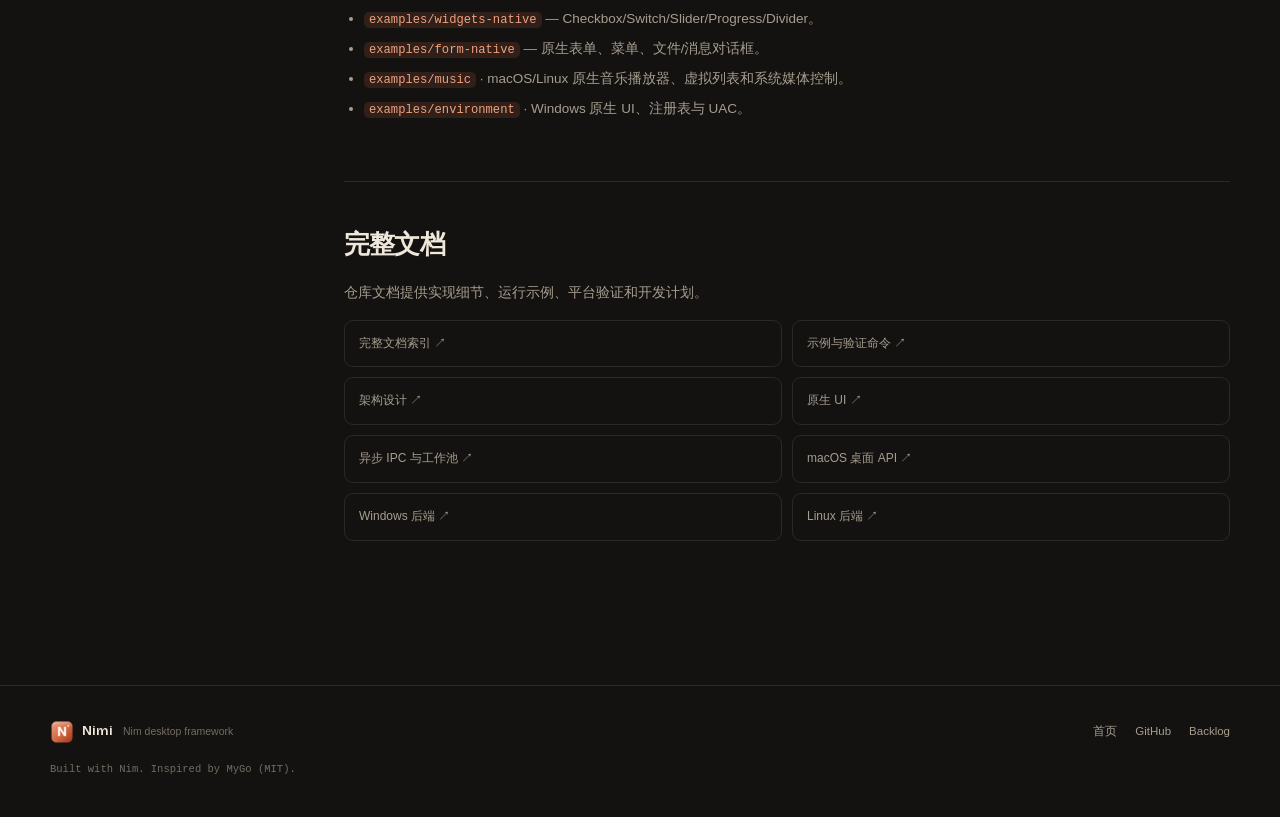
<file: site/docs.html>
<!DOCTYPE html>
<html lang="zh-CN">
<head>
  <meta charset="utf-8">
  <meta name="viewport" content="width=device-width, initial-scale=1">
  <meta name="color-scheme" content="dark">
  <title>文档 — Nimi</title>
  <meta name="description" content="Nimi 的 macOS、Windows、Linux 安装、快速开始、类型化 IPC、原生 UI、打包与验证指南。">
  <link rel="canonical" href="https://nimi.zhi.moe/docs.html">
  <link rel="icon" type="image/png" href="assets/icon.png">
  <script>document.documentElement.classList.add("js");</script>
  <link rel="stylesheet" href="styles.css">
  <script src="main.js" defer></script>
</head>
<body>
  <a class="skip-link" href="#main">跳到正文</a>

  <header class="site-header" id="top">
    <div class="wrap header-inner">
      <a class="brand" href="index.html" aria-label="Nimi 首页">
        <img src="assets/icon.png" alt="" width="30" height="30">
        <span>Nimi</span>
      </a>
      <button class="nav-toggle" type="button" aria-expanded="false" aria-controls="site-nav">
        <span></span><span></span>
        <span class="sr-only">打开导航</span>
      </button>
      <nav class="site-nav" id="site-nav" aria-label="主导航">
        <a href="index.html#why-nim">为什么 Nim</a>
        <a href="index.html#features">框架能力</a>
        <a href="index.html#architecture">架构</a>
        <a href="index.html#demo">示例</a>
        <a href="docs.html" aria-current="page">文档</a>
        <a class="nav-github" href="https://github.com/zhimoe/nimi" target="_blank" rel="noreferrer">
          GitHub <span aria-hidden="true">↗</span>
        </a>
      </nav>
    </div>
  </header>

  <main id="main">
    <section class="docs-hero">
      <div class="wrap">
        <p class="eyebrow"><span class="pulse"></span> Documentation</p>
        <h1>Nimi 文档<span class="accent">.</span></h1>
        <p class="lede">
          从源码运行第一个窗口,到 WebView IPC、原生 UI、三平台后端与打包。
          macOS、Windows、Linux 均已进入 Preview;API 仍可能调整。
        </p>
      </div>
    </section>

    <div class="wrap docs-layout">
      <aside class="docs-side" aria-label="文档目录">
        <strong>目录</strong>
        <a href="#install">安装</a>
        <a href="#quickstart">快速开始</a>
        <a href="#ipc">WebView 与 IPC</a>
        <a href="#native-ui">原生 UI</a>
        <a href="#structure">项目结构</a>
        <a href="#platforms">平台与 Preview</a>
        <a href="#examples">示例</a>
        <a href="#more">完整文档</a>
      </aside>

      <div class="docs-body">
        <section id="install">
          <h2>安装</h2>
          <p>使用源码构建 Nimi。安装 <strong>Nim 2.4+</strong> 和对应平台的 C 工具链。</p>
          <ul>
            <li><strong>macOS</strong> 需要 macOS 12+ 和 Xcode Command Line Tools。</li>
            <li><strong>Windows</strong> 使用 GCC/MinGW。网页窗口需要 WebView2 Runtime。</li>
            <li><strong>Linux</strong> 需要 GTK3 和桌面会话。网页窗口需要 WebKitGTK 4.1，后端也支持 4.0。</li>
          </ul>
          <h3>Ubuntu 24.04 运行依赖</h3>
          <pre><code>sudo apt install libgtk-3-0t64 libwebkit2gtk-4.1-0 libnotify4 \
  gstreamer1.0-plugins-base gstreamer1.0-plugins-good</code></pre>
        </section>

        <section id="quickstart">
          <h2>快速开始</h2>
          <p><code>hello</code> 运行系统 WebView 和 IPC，<code>counter-native</code> 运行自绘原生 UI。</p>

          <h3>macOS / Linux</h3>
          <pre><code>git clone https://github.com/zhimoe/nimi.git
cd nimi
nim c -o:nimi src/nimi/cli.nim
./nimi doctor
./nimi generate examples/hello
./nimi dev examples/hello

# 关闭窗口后，试用原生 UI 并构建发布产物
nim c -r --path:src examples/counter-native/main.nim
./nimi build examples/hello</code></pre>

          <h3>Windows PowerShell</h3>
          <pre><code>git clone https://github.com/zhimoe/nimi.git
cd nimi
nim c -o:nimi.exe src/nimi/cli.nim
.\nimi.exe doctor
.\nimi.exe generate examples/hello
.\nimi.exe dev examples/hello

nim c -r --path:src examples/counter-native/main.nim
.\nimi.exe build examples/hello</code></pre>
          <p><code>nimi dev</code> 监听 <code>.nim</code>、<code>.nims</code> 和 <code>nimi.json</code>，变化后重建并重启。</p>

          <h3>构建产物</h3>
          <p>示例默认输出到 <code>examples/hello/dist/&lt;平台&gt;-&lt;架构&gt;/</code>。</p>
          <ul>
            <li>macOS 生成 <code>.app</code> 和 DMG，支持签名与公证配置。</li>
            <li>Windows 生成内嵌 manifest 的 exe，并复制匹配架构的 <code>WebView2Loader.dll</code>。</li>
            <li>Linux 生成可执行程序和 <code>.desktop</code>。安装 <code>dpkg-deb</code> 时也生成 <code>.deb</code>。</li>
          </ul>
        </section>

        <section id="ipc">
          <h2>WebView 与类型化 IPC</h2>
          <p>
            Nim 侧用 <code>bindService</code> 显式暴露方法。宏在编译期读取 proc 签名,
            生成 JSON 参数解码、结果编码和 TypeScript 客户端。
          </p>
          <pre><code><span class="kw">import</span> nimi

<span class="kw">type</span>
  Greeter = <span class="kw">ref object</span>

<span class="kw">proc</span> greet(self: Greeter, name: <span class="ty">string</span>): <span class="ty">string</span> =
  <span class="st">"Hello, "</span> &amp; name &amp; <span class="st">"!"</span>

<span class="kw">let</span> greeter = Greeter()
bindService(greeter, greet)</code></pre>
          <p>页面通过注入的 bridge 调用:</p>
          <pre><code><span class="kw">const</span> text = <span class="kw">await</span> window.nimi.call(<span class="st">"Greeter.greet"</span>, <span class="st">"Nim"</span>);</code></pre>
          <p>
            Bridge 在文档开始时注入，IPC 请求携带窗口的 secret 与 token。
            为应用自己的页面注册服务，耗时操作可用 <code>bindBackgroundService</code>。
          </p>
          <p>
            运行 <code>./nimi generate my-app</code> 会生成
            <code>frontend/nimi.ts</code> 和运行时客户端。生成器识别基础标量，其他类型映射为 <code>unknown</code>。
          </p>
        </section>

        <section id="native-ui">
          <h2>原生 UI</h2>
          <p>
            不需要 HTML 时,用 <code>uiView</code> 描述每帧的 Node 树。
            布局、测量、绘制、命中、焦点和键盘都走同一套实现。
          </p>
          <pre><code><span class="kw">import</span> nimi
<span class="kw">import</span> nimi/ui

<span class="kw">type</span>
  Counter = <span class="kw">ref object</span>
    n: <span class="ty">int</span>

<span class="kw">proc</span> view(s: Counter, c: Context) =
  column(c).fill().center().gap(<span class="ty">16</span>).children(c, <span class="kw">proc</span>() =
    text(c, $s.n).fontSize(<span class="ty">56</span>).bold()
    row(c).gap(<span class="ty">8</span>).children(c, <span class="kw">proc</span>() =
      button(c, <span class="st">"+"</span>, (proc() = inc s.n), key = <span class="st">"inc"</span>)
    )
  )

<span class="kw">let</span> counter = Counter()
<span class="kw">let</span> content = uiView(<span class="kw">proc</span>(c: Context) = view(counter, c))

app.whenReady(<span class="kw">proc</span>() =
  discard newWindow(WindowOptions(
    title: <span class="st">"Counter"</span>,
    width: <span class="ty">360</span>,
    height: <span class="ty">260</span>,
    content: content
  ))
)
app.run()</code></pre>
          <p>
            已实现 Text、Button、Checkbox、Switch、Slider、Progress、Image、TextInput 和 TextArea。
            长列表可使用 <code>virtualList</code>，<code>Tester</code> 可在无窗口环境验证布局和交互。
          </p>
        </section>

        <section id="structure">
          <h2>项目结构</h2>
          <table class="docs-table">
            <thead>
              <tr><th>路径</th><th>作用</th></tr>
            </thead>
            <tbody>
              <tr><td><code>src/nimi/core/</code></td><td>app、window、IPC、loop、events、bridge、menu、dialog、clipboard</td></tr>
              <tr><td><code>src/nimi/platform/</code></td><td>平台契约与 Darwin / Windows / Linux 后端</td></tr>
              <tr><td><code>src/nimi/ui/</code></td><td>原生 UI 布局、控件、输入、焦点与 Tester</td></tr>
              <tr><td><code>src/nimi/scene/</code></td><td>rect/text/clip/image 等绘制操作</td></tr>
              <tr><td><code>src/nimi/render/</code></td><td>CoreGraphics / Cairo / GDI 与专用 Metal 效果</td></tr>
              <tr><td><code>src/nimi/text/</code></td><td>CoreText / Pango / GDI 测量与换行</td></tr>
              <tr><td><code>src/nimi/cli.nim</code></td><td>init / generate / dev / build / doctor</td></tr>
              <tr><td><code>docs/</code></td><td>可行性、架构、平台后端、路线图与实现记录</td></tr>
              <tr><td><code>docs/backlog/</code></td><td>Preview 版本范围与平台差异</td></tr>
              <tr><td><code>examples/notes/</code></td><td>Nimi Notes:WebView-first 完整应用</td></tr>
            </tbody>
          </table>
        </section>

        <section id="platforms">
          <h2>平台与 Preview</h2>
          <p>
            core 只依赖 <code>platform/contract</code>。macOS、Windows、Linux
            Preview 后端复用同一 Backend / NativeWindow / SurfaceHandler 模型。
          </p>
          <table class="docs-table">
            <thead>
              <tr><th>平台</th><th>状态</th><th>实现</th></tr>
            </thead>
            <tbody>
              <tr><td>macOS</td><td>Preview</td><td>AppKit、WKWebView、CoreGraphics、CoreText、NSMenu、NSOpenPanel/NSSavePanel</td></tr>
              <tr><td>Windows</td><td>Preview</td><td>Win32、WebView2、GDI、原生菜单/IME/托盘</td></tr>
              <tr><td>Linux</td><td>Preview</td><td>GTK3、WebKitGTK、Cairo/Pango、X11/MPRIS/GStreamer</td></tr>
            </tbody>
          </table>
          <p>本地媒体播放与系统媒体控制覆盖 macOS 和 Linux。托盘、快捷键、文件监视和 IME 的行为因系统与桌面环境而异。</p>
          <div class="docs-links">
            <a href="https://github.com/zhimoe/nimi/blob/main/docs/28-remediation-status.md" target="_blank" rel="noreferrer">平台能力矩阵与 CI 验证 ↗</a>
            <a href="https://github.com/zhimoe/nimi/blob/main/docs/05-roadmap.md#当前执行计划" target="_blank" rel="noreferrer">路线图与通过条件 ↗</a>
            <a href="https://github.com/zhimoe/nimi/blob/main/docs/backlog/README.md" target="_blank" rel="noreferrer">平台 backlog ↗</a>
          </div>
        </section>

        <section id="examples">
          <h2>示例</h2>
          <p>
            <strong>Nimi Notes</strong> 是当前的端到端验收:WKWebView 页面负责编辑与预览,
            Nim 负责 JSON 存储、原生菜单和文件对话框,最后打包成
            <code>Nimi Notes.app</code> 与 DMG。
          </p>
          <pre><code>notes_dir=$(mktemp -d)
NIMI_NOTES_DIR="$notes_dir" NIMI_SMOKE=crud \
  nim c -r --path:src examples/notes/main.nim
# smoke crud: ok (1 -&gt; 2)

./nimi build examples/notes
hdiutil verify examples/notes/dist/darwin-*/nimi-notes-0.1.0.dmg</code></pre>
          <p>其他可运行示例：</p>
          <ul>
            <li><code>examples/hello</code> · 三平台 WebView、IPC 与页面事件。</li>
            <li><code>examples/counter-native</code> — 原生布局、鼠标、方向键、Tab+Enter。</li>
            <li><code>examples/widgets-native</code> — Checkbox/Switch/Slider/Progress/Divider。</li>
            <li><code>examples/form-native</code> — 原生表单、菜单、文件/消息对话框。</li>
            <li><code>examples/music</code> · macOS/Linux 原生音乐播放器、虚拟列表和系统媒体控制。</li>
            <li><code>examples/environment</code> · Windows 原生 UI、注册表与 UAC。</li>
          </ul>
        </section>

        <section id="more">
          <h2>完整文档</h2>
          <p>仓库文档提供实现细节、运行示例、平台验证和开发计划。</p>
          <div class="docs-links">
            <a href="https://github.com/zhimoe/nimi/blob/main/docs/README.md" target="_blank" rel="noreferrer">完整文档索引 ↗</a>
            <a href="https://github.com/zhimoe/nimi/blob/main/examples/README.md" target="_blank" rel="noreferrer">示例与验证命令 ↗</a>
            <a href="https://github.com/zhimoe/nimi/blob/main/docs/01-architecture.md" target="_blank" rel="noreferrer">架构设计 ↗</a>
            <a href="https://github.com/zhimoe/nimi/blob/main/docs/03-native-ui.md" target="_blank" rel="noreferrer">原生 UI ↗</a>
            <a href="https://github.com/zhimoe/nimi/blob/main/docs/29-async-ipc.md" target="_blank" rel="noreferrer">异步 IPC 与工作池 ↗</a>
            <a href="https://github.com/zhimoe/nimi/blob/main/docs/14-macos-desktop-apis.md" target="_blank" rel="noreferrer">macOS 桌面 API ↗</a>
            <a href="https://github.com/zhimoe/nimi/blob/main/docs/32-windows-framework.md" target="_blank" rel="noreferrer">Windows 后端 ↗</a>
            <a href="https://github.com/zhimoe/nimi/blob/main/docs/33-linux-framework.md" target="_blank" rel="noreferrer">Linux 后端 ↗</a>
          </div>
        </section>
      </div>
    </div>
  </main>

  <footer class="site-footer">
    <div class="wrap footer-inner">
      <div class="footer-brand">
        <img src="assets/icon.png" alt="" width="24" height="24">
        <span>Nimi</span>
        <small>Nim desktop framework</small>
      </div>
      <div class="footer-links">
        <a href="index.html">首页</a>
        <a href="https://github.com/zhimoe/nimi" target="_blank" rel="noreferrer">GitHub</a>
        <a href="https://github.com/zhimoe/nimi/blob/main/docs/backlog/README.md" target="_blank" rel="noreferrer">Backlog</a>
      </div>
      <p class="footer-note">Built with Nim. Inspired by MyGo (MIT).</p>
    </div>
  </footer>
</body>
</html>
</file>
<file: site/styles.css>
@font-face {
  font-family: "Bricolage Grotesque";
  font-style: normal;
  font-weight: 200 800;
  font-stretch: 100%;
  font-display: swap;
  src: url("assets/fonts/bricolage-grotesque-latin-ext.woff2") format("woff2");
  unicode-range: U+0100-02BA, U+02BD-02C5, U+02C7-02CC, U+02CE-02D7,
                 U+02DD-02FF, U+0304, U+0308, U+0329, U+1D00-1DBF,
                 U+1E00-1E9F, U+1EF2-1EFF, U+2020, U+20A0-20AB,
                 U+20AD-20C4, U+2113, U+2C60-2C7F, U+A720-A7FF;
}

@font-face {
  font-family: "Bricolage Grotesque";
  font-style: normal;
  font-weight: 200 800;
  font-stretch: 100%;
  font-display: swap;
  src: url("assets/fonts/bricolage-grotesque-latin.woff2") format("woff2");
  unicode-range: U+0000-00FF, U+0131, U+0152-0153, U+02BB-02BC,
                 U+02C6, U+02DA, U+02DC, U+0304, U+0308, U+0329,
                 U+2000-206F, U+20AC, U+2122, U+2191, U+2193,
                 U+2212, U+2215, U+FEFF, U+FFFD;
}

:root {
  color-scheme: dark;
  --bg: #131210;
  --bg-soft: #181613;
  --panel: #1d1a17;
  --panel-2: #24201c;
  --line: rgba(255, 243, 226, 0.1);
  --line-strong: rgba(255, 243, 226, 0.18);
  --text: #eee7da;
  --muted: #a79d8f;
  --faint: #746c60;
  --accent: #e17a55;
  --accent-2: #f0a17e;
  --accent-soft: rgba(225, 122, 85, 0.14);
  --green: #8fbf8a;
  --gold: #d8b26a;
  --mono: "SF Mono", "SFMono-Regular", ui-monospace, Menlo, Consolas, monospace;
  --sans: -apple-system, BlinkMacSystemFont, "Segoe UI", "Helvetica Neue",
          "PingFang SC", "Hiragino Sans GB", "Microsoft YaHei", sans-serif;
  --display: "Bricolage Grotesque", var(--sans);
  --radius: 16px;
  --wrap: 1180px;
}

* { box-sizing: border-box; }

html {
  scroll-behavior: smooth;
  scroll-padding-top: 86px;
}

body {
  margin: 0;
  overflow-x: hidden;
  background:
    radial-gradient(1100px 700px at 78% -8%, rgba(225, 122, 85, 0.12), transparent 62%),
    radial-gradient(900px 600px at 8% 18%, rgba(216, 178, 106, 0.06), transparent 55%),
    var(--bg);
  color: var(--text);
  font-family: var(--sans);
  font-size: 15px;
  line-height: 1.65;
  -webkit-font-smoothing: antialiased;
}

body::before {
  position: fixed;
  inset: 0;
  z-index: -1;
  background-image:
    linear-gradient(rgba(255, 243, 226, 0.025) 1px, transparent 1px),
    linear-gradient(90deg, rgba(255, 243, 226, 0.025) 1px, transparent 1px);
  background-size: 64px 64px;
  mask-image: radial-gradient(ellipse 70% 55% at 50% 0%, #000 30%, transparent 75%);
  content: "";
  pointer-events: none;
}

img { display: block; max-width: 100%; }
a { color: inherit; }
button { font: inherit; color: inherit; }
code, pre, kbd { font-family: var(--mono); }

::selection { background: rgba(225, 122, 85, 0.35); }

.sr-only {
  position: absolute;
  width: 1px;
  height: 1px;
  padding: 0;
  overflow: hidden;
  clip: rect(0, 0, 0, 0);
  white-space: nowrap;
  border: 0;
}

.skip-link {
  position: fixed;
  top: -100px;
  left: 16px;
  z-index: 100;
  padding: 10px 14px;
  border-radius: 8px;
  background: var(--accent);
  color: #1c100a;
  font-weight: 650;
  text-decoration: none;
}
.skip-link:focus { top: 12px; }

.wrap {
  width: min(calc(100% - 48px), var(--wrap));
  margin: 0 auto;
}

/* --- header ------------------------------------------------------------- */

.site-header {
  position: sticky;
  top: 0;
  z-index: 30;
  border-bottom: 1px solid transparent;
  background: rgba(19, 18, 16, 0.55);
  backdrop-filter: blur(18px) saturate(1.2);
}

.site-header.is-scrolled { border-bottom-color: var(--line); }

.header-inner {
  display: flex;
  align-items: center;
  justify-content: space-between;
  min-height: 70px;
}

.brand {
  display: inline-flex;
  align-items: center;
  gap: 10px;
  text-decoration: none;
  font-size: 16px;
  font-weight: 700;
  letter-spacing: 0.01em;
}

.brand img {
  width: 30px;
  height: 30px;
  border-radius: 8px;
  box-shadow: 0 6px 16px rgba(225, 122, 85, 0.2);
}

.site-nav {
  display: flex;
  align-items: center;
  gap: 4px;
}

.site-nav a {
  padding: 7px 11px;
  border-radius: 8px;
  color: var(--muted);
  font-size: 12.5px;
  text-decoration: none;
  transition: color 140ms ease, background 140ms ease;
}

.site-nav a:hover { color: var(--text); background: rgba(255, 243, 226, 0.05); }

.site-nav .nav-github {
  margin-left: 6px;
  border: 1px solid var(--line);
  color: var(--text);
}

.nav-toggle {
  display: none;
  width: 38px;
  height: 38px;
  padding: 0;
  border: 1px solid var(--line);
  border-radius: 9px;
  background: transparent;
  cursor: pointer;
}

.nav-toggle span:not(.sr-only) {
  display: block;
  width: 16px;
  height: 1.5px;
  margin: 4px auto;
  background: var(--text);
}

/* --- hero --------------------------------------------------------------- */

.hero {
  position: relative;
  padding: 90px 0 74px;
  overflow: hidden;
}

.hero-glow {
  position: absolute;
  top: -260px;
  right: -180px;
  width: 820px;
  height: 820px;
  border-radius: 50%;
  background: radial-gradient(circle, rgba(225, 122, 85, 0.19), transparent 68%);
  filter: blur(8px);
  pointer-events: none;
}

.hero-grid {
  position: relative;
  display: grid;
  grid-template-columns: minmax(0, 1.08fr) minmax(0, 0.92fr);
  gap: 56px;
  align-items: center;
}

.hero-grid > * { min-width: 0; }

.eyebrow {
  display: flex;
  align-items: center;
  gap: 9px;
  margin: 0 0 16px;
  color: var(--accent-2);
  font: 600 10.5px/1.4 var(--mono);
  letter-spacing: 0.14em;
  text-transform: uppercase;
}

.pulse {
  width: 7px;
  height: 7px;
  border-radius: 50%;
  background: var(--accent);
  box-shadow: 0 0 0 4px rgba(225, 122, 85, 0.12);
  animation: pulse 2.6s ease-in-out infinite;
}

@keyframes pulse {
  0%, 100% { box-shadow: 0 0 0 4px rgba(225, 122, 85, 0.12); }
  50% { box-shadow: 0 0 0 7px rgba(225, 122, 85, 0.05); }
}

h1, h2, h3, .brand, .brand-name, .footer-brand {
  font-family: var(--display);
  font-optical-sizing: auto;
}

.footer-brand small { font-family: var(--sans); }

h1 {
  margin: 0;
  font-size: clamp(3rem, 6.4vw, 5.6rem);
  font-weight: 680;
  letter-spacing: -0.055em;
  line-height: 1.05;
}

h1 em {
  color: var(--accent-2);
  font-style: normal;
  text-shadow: 0 0 50px rgba(225, 122, 85, 0.25);
}

.lede {
  max-width: 33em;
  margin: 22px 0 0;
  color: var(--muted);
  font-size: 16px;
  line-height: 1.8;
}

.actions {
  display: flex;
  flex-wrap: wrap;
  gap: 10px;
  margin-top: 28px;
}

.button {
  display: inline-flex;
  align-items: center;
  justify-content: center;
  gap: 7px;
  min-height: 42px;
  padding: 0 17px;
  border: 1px solid transparent;
  border-radius: 10px;
  font-size: 13px;
  font-weight: 620;
  text-decoration: none;
  transition: transform 140ms ease, filter 140ms ease, border-color 140ms ease;
}

.button:hover { transform: translateY(-1px); }
.button:active { transform: translateY(0); }

.button.primary {
  background: var(--accent);
  color: #1d110b;
  box-shadow: 0 10px 26px rgba(225, 122, 85, 0.18);
}
.button.primary:hover { filter: brightness(1.07); }

.button.ghost {
  border-color: var(--line-strong);
  background: rgba(255, 243, 226, 0.025);
  color: var(--text);
}
.button.ghost:hover { border-color: rgba(255, 243, 226, 0.32); }

/* --- code window -------------------------------------------------------- */

.hero-code { position: relative; }

.code-window {
  position: relative;
  z-index: 1;
  overflow: hidden;
  border: 1px solid var(--line-strong);
  border-radius: var(--radius);
  background: linear-gradient(180deg, #211d19, #1a1714);
  box-shadow: 0 30px 80px rgba(0, 0, 0, 0.36);
}

.glow-card {
  position: absolute;
  right: -30px;
  bottom: -36px;
  width: 72%;
  height: 60%;
  border-radius: 50%;
  background: radial-gradient(circle, rgba(225, 122, 85, 0.16), transparent 68%);
  filter: blur(30px);
  pointer-events: none;
}

.code-bar,
.terminal-bar {
  display: flex;
  align-items: center;
  gap: 10px;
  padding: 11px 14px;
  border-bottom: 1px solid var(--line);
  color: var(--faint);
  font: 10.5px/1 var(--mono);
}

.code-bar > span:nth-child(2) { color: var(--muted); }

.dots { display: flex; gap: 5px; }
.dots i {
  width: 8px;
  height: 8px;
  border-radius: 50%;
  background: #3b342c;
}
.dots i:first-child { background: #8f4d3e; }
.dots i:nth-child(2) { background: #8f763e; }
.dots i:nth-child(3) { background: #55724a; }

.copy {
  margin-left: auto;
  padding: 4px 7px;
  border: 1px solid var(--line);
  border-radius: 6px;
  background: transparent;
  color: var(--faint);
  font: 10px var(--mono);
  cursor: pointer;
}
.copy:hover { color: var(--text); border-color: var(--line-strong); }

pre {
  margin: 0;
  overflow-x: auto;
}

.code-window pre {
  padding: 18px 18px 16px;
  color: #d9d0c2;
  font-size: 11.5px;
  line-height: 1.7;
  tab-size: 2;
}

.code-window code { font-family: var(--mono); }
.kw { color: #e8946f; }
.ty { color: #d8b26a; }
.st { color: #a9c79a; }
.comment { color: #6e6559; }

.code-foot {
  display: flex;
  flex-wrap: wrap;
  align-items: center;
  gap: 8px;
  padding: 11px 14px;
  border-top: 1px solid var(--line);
  background: rgba(255, 243, 226, 0.025);
  color: var(--faint);
  font-size: 10.5px;
}
.code-foot code { color: var(--muted); font-size: 10.5px; }

/* --- sections ----------------------------------------------------------- */

.section,
.demo-section {
  position: relative;
  padding: 88px 0;
}

.demo-section { padding-top: 36px; }

.section + .section { border-top: 1px solid var(--line); }

.section-head {
  max-width: 680px;
  margin-bottom: 38px;
}

.section-head h2,
.cta-card h2 {
  margin: 0;
  font-size: clamp(2rem, 4vw, 3.2rem);
  font-weight: 660;
  letter-spacing: -0.045em;
  line-height: 1.12;
}

.accent { color: var(--accent); }

.section-head > p:last-child {
  max-width: 36em;
  margin: 16px 0 0;
  color: var(--muted);
  font-size: 14.5px;
  line-height: 1.85;
}

.text-link {
  display: inline-block;
  margin-top: 18px;
  color: var(--accent-2);
  font-size: 12.5px;
  text-decoration: none;
}
.text-link:hover { text-decoration: underline; }

/* --- demo screenshot ---------------------------------------------------- */

.app-shot {
  margin: 0;
}

.shot-frame {
  position: relative;
  padding: 10px;
  overflow: hidden;
  border: 1px solid var(--line-strong);
  border-radius: 22px;
  background:
    linear-gradient(135deg, rgba(255, 243, 226, 0.05), transparent 45%),
    #1a1714;
  box-shadow: 0 32px 90px rgba(0, 0, 0, 0.32);
}

.shot-frame::after {
  position: absolute;
  inset: 10px;
  border-radius: 14px;
  box-shadow: inset 0 1px 0 rgba(255, 255, 255, 0.08);
  content: "";
  pointer-events: none;
}

.shot-frame img {
  width: 100%;
  height: auto;
  border-radius: 14px;
}

figcaption {
  display: flex;
  flex-wrap: wrap;
  align-items: center;
  justify-content: space-between;
  gap: 12px;
  margin-top: 14px;
  color: var(--faint);
  font-size: 11.5px;
}

.shot-meta { display: flex; align-items: center; gap: 8px; }

.status-dot {
  width: 6px;
  height: 6px;
  border-radius: 50%;
  background: var(--green);
  box-shadow: 0 0 0 4px rgba(143, 191, 138, 0.08);
}

.shot-links { display: flex; gap: 16px; }
.shot-links a {
  color: var(--muted);
  text-decoration: none;
}
.shot-links a:hover { color: var(--accent-2); }

.demo-points {
  display: grid;
  grid-template-columns: repeat(4, minmax(0, 1fr));
  gap: 1px;
  margin-top: 34px;
  overflow: hidden;
  border: 1px solid var(--line);
  border-radius: 14px;
  background: var(--line);
}

.demo-points > div {
  display: flex;
  flex-direction: column;
  gap: 4px;
  padding: 16px 18px;
  background: var(--bg-soft);
}

.demo-points strong { font-size: 12.5px; font-weight: 620; }
.demo-points span { color: var(--faint); font: 10.5px/1.5 var(--mono); }

/* --- cards -------------------------------------------------------------- */

.card-grid {
  display: grid;
  grid-template-columns: repeat(3, minmax(0, 1fr));
  gap: 14px;
}

.feature-card {
  position: relative;
  padding: 24px 22px;
  overflow: hidden;
  border: 1px solid var(--line);
  border-radius: 14px;
  background: linear-gradient(180deg, rgba(255, 243, 226, 0.035), transparent 55%);
  transition: border-color 180ms ease, transform 180ms ease;
}

.feature-card:hover {
  border-color: var(--line-strong);
  transform: translateY(-2px);
}

.feature-card h3,
.bento-card h3 {
  margin: 0 0 10px;
  font-size: 16px;
  font-weight: 640;
  letter-spacing: -0.02em;
}

.feature-card p,
.bento-card p {
  margin: 0;
  color: var(--muted);
  font-size: 12.8px;
  line-height: 1.75;
}

.feature-card code,
.bento-card code {
  padding: 1px 4px;
  border-radius: 4px;
  background: var(--accent-soft);
  color: var(--accent-2);
  font-size: 0.9em;
}

/* --- bento -------------------------------------------------------------- */

.bento {
  display: grid;
  grid-template-columns: repeat(2, minmax(0, 1fr));
  gap: 14px;
}

.bento-card {
  padding: 26px;
  border: 1px solid var(--line);
  border-radius: 16px;
  background:
    linear-gradient(145deg, rgba(255, 243, 226, 0.045), transparent 50%),
    var(--bg-soft);
}

.bento-card.wide { grid-column: span 2; }

.bento-head {
  display: flex;
  flex-direction: column;
  align-items: flex-start;
  gap: 7px;
  margin-bottom: 12px;
}

.tag {
  color: var(--accent-2);
  font: 600 9.5px/1.4 var(--mono);
  letter-spacing: 0.1em;
  text-transform: uppercase;
}

.mini-code {
  margin-top: 16px;
  padding: 10px 12px;
  overflow-x: auto;
  border: 1px solid var(--line);
  border-radius: 8px;
  background: rgba(0, 0, 0, 0.18);
  color: var(--muted);
  font: 10.5px/1.5 var(--mono);
}

/* --- architecture ------------------------------------------------------- */

.arch {
  padding: 22px;
  border: 1px solid var(--line);
  border-radius: 18px;
  background: var(--bg-soft);
}

.arch-row {
  display: grid;
  grid-template-columns: repeat(3, minmax(0, 1fr));
  gap: 10px;
}

.arch-row + .arch-arrow + .arch-row { margin-top: 0; }

.arch-box {
  padding: 16px 16px 14px;
  border: 1px solid var(--line);
  border-radius: 10px;
  background: rgba(255, 243, 226, 0.025);
}

.arch-box span {
  display: block;
  margin-bottom: 5px;
  color: var(--faint);
  font: 9.5px/1.4 var(--mono);
  letter-spacing: 0.08em;
  text-transform: uppercase;
}

.arch-box strong {
  display: block;
  color: var(--text);
  font-size: 12px;
  font-weight: 580;
  line-height: 1.55;
}

.arch-box.app-box {
  border-color: rgba(225, 122, 85, 0.32);
  background: var(--accent-soft);
}

.arch-box.contract-box {
  border-color: rgba(216, 178, 106, 0.28);
  background: rgba(216, 178, 106, 0.06);
}

.arch-box.mac { border-color: rgba(143, 191, 138, 0.26); }
.arch-box.planned { opacity: 0.58; }

.arch-arrow {
  padding: 7px 0;
  color: var(--faint);
  font: 14px/1 var(--mono);
  text-align: center;
}

.arch-row.backends { grid-template-columns: 1.2fr 1fr 1fr; }

/* --- status ------------------------------------------------------------- */

.status-grid,
.quickstart-grid {
  display: grid;
  grid-template-columns: minmax(0, 0.9fr) minmax(0, 1.1fr);
  gap: 56px;
  align-items: start;
}

.milestones {
  margin: 0;
  padding: 0;
  list-style: none;
}

.milestones li {
  display: flex;
  gap: 16px;
  padding: 15px 0;
  border-bottom: 1px solid var(--line);
}

.milestones li:first-child { border-top: 1px solid var(--line); }

.milestones > li > span {
  flex: 0 0 56px;
  padding-top: 2px;
  color: var(--faint);
  font: 10px/1.4 var(--mono);
}

.milestones strong {
  display: block;
  font-size: 13.5px;
  font-weight: 620;
}

.milestones small {
  display: block;
  margin-top: 2px;
  color: var(--faint);
  font-size: 11.5px;
  line-height: 1.55;
}

.milestones .done > span { color: var(--green); }

/* --- terminal ----------------------------------------------------------- */

.terminal {
  overflow: hidden;
  border: 1px solid var(--line-strong);
  border-radius: 14px;
  background: #171411;
  box-shadow: 0 24px 60px rgba(0, 0, 0, 0.25);
}

.terminal pre {
  padding: 18px;
  color: #d6cdbf;
  font-size: 11.5px;
  line-height: 1.8;
}

.terminal .prompt { color: var(--accent-2); }
.terminal .comment { color: #665d51; }

/* --- CTA ---------------------------------------------------------------- */

.docs-cta { padding-top: 40px; }

.cta-card {
  display: flex;
  align-items: center;
  justify-content: space-between;
  gap: 40px;
  padding: 38px 40px;
  border: 1px solid var(--line-strong);
  border-radius: 20px;
  background:
    radial-gradient(700px 300px at 100% 0%, rgba(225, 122, 85, 0.14), transparent 65%),
    var(--bg-soft);
}

.cta-card p:not(.eyebrow) {
  max-width: 34em;
  margin: 14px 0 0;
  color: var(--muted);
  font-size: 13.5px;
}

.cta-actions {
  display: flex;
  flex: 0 0 auto;
  gap: 9px;
}

/* --- footer ------------------------------------------------------------- */

.site-footer {
  padding: 34px 0 40px;
  border-top: 1px solid var(--line);
}

.footer-inner {
  display: flex;
  flex-wrap: wrap;
  align-items: center;
  justify-content: space-between;
  gap: 18px;
}

.footer-brand {
  display: flex;
  align-items: center;
  gap: 8px;
  font-size: 13px;
  font-weight: 650;
}

.footer-brand img { width: 24px; height: 24px; border-radius: 6px; }
.footer-brand small {
  margin-left: 2px;
  color: var(--faint);
  font-size: 10.5px;
  font-weight: 450;
}

.footer-links { display: flex; flex-wrap: wrap; gap: 18px; }
.footer-links a {
  color: var(--muted);
  font-size: 11.5px;
  text-decoration: none;
}
.footer-links a:hover { color: var(--accent-2); }

.footer-note {
  flex-basis: 100%;
  margin: 0;
  color: var(--faint);
  font: 10.5px/1.5 var(--mono);
}

/* --- motion ------------------------------------------------------------- */

.js .reveal {
  opacity: 0;
  transform: translateY(16px);
  transition: opacity 620ms cubic-bezier(0.2, 0.65, 0.3, 1),
              transform 620ms cubic-bezier(0.2, 0.65, 0.3, 1);
}

.js .reveal.is-visible { opacity: 1; transform: none; }

@media print {
  .js .reveal { opacity: 1; transform: none; }
}

@media (prefers-reduced-motion: reduce) {
  html { scroll-behavior: auto; }
  .js .reveal { opacity: 1; transform: none; transition: none; }
  .pulse { animation: none; }
}

/* --- 404 ---------------------------------------------------------------- */

.error-page {
  min-height: 80vh;
  display: grid;
  place-content: center;
  text-align: center;
}

.error-eyebrow { justify-content: center; }

.error-title {
  font-size: clamp(3rem, 10vw, 6rem);
  line-height: 1;
}

.error-lede { margin: 18px auto 0; }
.error-actions { justify-content: center; }

/* --- docs page ---------------------------------------------------------- */

.docs-hero { padding: 68px 0 42px; }
.docs-hero h1 { font-size: clamp(2.4rem, 5vw, 4rem); line-height: 1.1; }
.docs-hero .lede { max-width: 40em; }

.docs-layout {
  display: grid;
  grid-template-columns: 240px minmax(0, 1fr);
  gap: 54px;
  padding-bottom: 100px;
  align-items: start;
}

.docs-side {
  position: sticky;
  top: 94px;
  padding: 18px;
  border: 1px solid var(--line);
  border-radius: 14px;
  background: var(--bg-soft);
}

.docs-side strong {
  display: block;
  margin-bottom: 10px;
  color: var(--faint);
  font: 600 9.5px/1.4 var(--mono);
  letter-spacing: 0.12em;
  text-transform: uppercase;
}

.docs-side a {
  display: block;
  padding: 6px 8px;
  border-radius: 6px;
  color: var(--muted);
  font-size: 12px;
  text-decoration: none;
}
.docs-side a:hover { color: var(--text); background: rgba(255, 243, 226, 0.05); }

.docs-body { min-width: 0; }
.docs-body section { padding: 0 0 44px; }
.docs-body section + section { border-top: 1px solid var(--line); padding-top: 42px; }

.docs-body h2 {
  margin: 0 0 14px;
  font-size: 26px;
  font-weight: 650;
  letter-spacing: -0.03em;
}

.docs-body h3 {
  margin: 28px 0 10px;
  font-size: 16px;
  font-weight: 630;
}

.docs-body p, .docs-body li {
  color: var(--muted);
  font-size: 13.5px;
  line-height: 1.85;
}

.docs-body ul { padding-left: 20px; }
.docs-body li { margin: 5px 0; }

.docs-body code {
  padding: 1px 5px;
  border-radius: 5px;
  background: var(--accent-soft);
  color: var(--accent-2);
  font-size: 0.9em;
}

.docs-body pre {
  margin: 14px 0 18px;
  padding: 16px 18px;
  overflow-x: auto;
  border: 1px solid var(--line);
  border-radius: 10px;
  background: #171411;
  color: #d6cdbf;
  font-size: 11.5px;
  line-height: 1.8;
}

.docs-callout {
  margin: 18px 0;
  padding: 14px 16px;
  border: 1px solid rgba(216, 178, 106, 0.24);
  border-radius: 10px;
  background: rgba(216, 178, 106, 0.055);
  color: var(--muted);
  font-size: 12.5px;
  line-height: 1.7;
}

.docs-callout strong { color: var(--gold); }

.docs-table {
  width: 100%;
  margin: 14px 0 20px;
  border-collapse: collapse;
  font-size: 12.5px;
}
.docs-table th, .docs-table td {
  padding: 9px 10px;
  border-bottom: 1px solid var(--line);
  text-align: left;
  vertical-align: top;
}
.docs-table th { color: var(--faint); font-weight: 600; font: 10px var(--mono); }
.docs-table td { color: var(--muted); }
.docs-table code { white-space: nowrap; }

.docs-links {
  display: grid;
  grid-template-columns: repeat(2, minmax(0, 1fr));
  gap: 10px;
  margin-top: 14px;
}

.docs-links a {
  padding: 13px 14px;
  border: 1px solid var(--line);
  border-radius: 9px;
  color: var(--muted);
  font-size: 12px;
  text-decoration: none;
}
.docs-links a:hover { border-color: var(--line-strong); color: var(--text); }

/* --- responsive --------------------------------------------------------- */

@media (max-width: 980px) {
  .hero-grid { grid-template-columns: minmax(0, 1fr); gap: 42px; }
  .hero { padding-top: 64px; }
  .hero-code { width: 100%; max-width: 100%; }
  .status-grid, .quickstart-grid { grid-template-columns: 1fr; gap: 34px; }
  .card-grid { grid-template-columns: repeat(2, minmax(0, 1fr)); }
  .docs-layout { grid-template-columns: 1fr; gap: 28px; }
  .docs-side { position: static; }
  .cta-card { flex-direction: column; align-items: flex-start; }
}

@media (max-width: 760px) {
  .wrap { width: min(calc(100% - 32px), var(--wrap)); }
  .nav-toggle { display: block; }
  .site-nav {
    position: absolute;
    top: 70px;
    right: 16px;
    left: 16px;
    display: none;
    flex-direction: column;
    align-items: stretch;
    padding: 10px;
    border: 1px solid var(--line-strong);
    border-radius: 12px;
    background: rgba(24, 22, 19, 0.98);
    box-shadow: 0 20px 50px rgba(0, 0, 0, 0.35);
  }
  .site-nav.is-open { display: flex; }
  .site-nav a { padding: 10px 12px; }
  .site-nav .nav-github { margin-left: 0; }
  .hero { padding: 48px 0 54px; }
  h1 { font-size: clamp(2.6rem, 12vw, 4rem); }
  .section, .demo-section { padding: 62px 0; }
  .demo-section { padding-top: 18px; }
  .card-grid, .bento { grid-template-columns: 1fr; }
  .bento-card.wide { grid-column: auto; }
  .terminal pre { white-space: pre-wrap; overflow-wrap: anywhere; }
  .docs-table { display: block; overflow-x: auto; }
  .demo-points { grid-template-columns: repeat(2, minmax(0, 1fr)); }
  .arch-row, .arch-row.backends { grid-template-columns: 1fr; }
  .arch-arrow { padding: 3px 0; }
  .cta-card { padding: 28px 24px; }
  .docs-links { grid-template-columns: 1fr; }
  .footer-inner { align-items: flex-start; flex-direction: column; }
}

@media (max-width: 480px) {
  .demo-points { grid-template-columns: 1fr; }
  .actions .button { width: 100%; }
  .cta-actions { flex-direction: column; width: 100%; }
  .cta-actions .button { width: 100%; }
  .code-window pre { font-size: 10.5px; }
}
</file>
<file: examples/protocol-native/frontend/style.css>
:root {
  color-scheme: dark;
  font-family: -apple-system, BlinkMacSystemFont, "Helvetica Neue",
    "PingFang SC", sans-serif;
  background: #171411;
  color: #eee7da;
}

* { box-sizing: border-box; }

body {
  min-height: 100vh;
  margin: 0;
  display: grid;
  place-items: center;
  padding: 32px;
  background:
    radial-gradient(700px 420px at 78% 0%, rgba(225, 122, 85, 0.2), transparent 65%),
    #171411;
}

.card {
  width: min(680px, 100%);
  padding: 34px 36px 30px;
  border: 1px solid rgba(255, 243, 226, 0.13);
  border-radius: 20px;
  background: rgba(30, 26, 22, 0.82);
  box-shadow: 0 30px 80px rgba(0, 0, 0, 0.35);
}

.mark {
  display: inline-block;
  margin-bottom: 22px;
  padding: 5px 9px;
  border: 1px solid rgba(225, 122, 85, 0.35);
  border-radius: 7px;
  color: #f0a17e;
  font: 11px/1.4 ui-monospace, SFMono-Regular, Menlo, monospace;
}

h1 {
  margin: 0;
  font-size: clamp(2.4rem, 6vw, 4.2rem);
  line-height: 1.03;
  letter-spacing: -0.055em;
}

.lede {
  max-width: 34em;
  margin: 18px 0 24px;
  color: #a79d8f;
  font-size: 14px;
  line-height: 1.8;
}

code {
  padding: 1px 5px;
  border-radius: 5px;
  background: rgba(225, 122, 85, 0.14);
  color: #f0a17e;
  font: 0.9em ui-monospace, SFMono-Regular, Menlo, monospace;
}

.facts {
  display: grid;
  gap: 1px;
  margin: 0;
  overflow: hidden;
  border: 1px solid rgba(255, 243, 226, 0.1);
  border-radius: 10px;
  background: rgba(255, 243, 226, 0.1);
}

.facts > div {
  display: grid;
  grid-template-columns: 90px minmax(0, 1fr);
  gap: 12px;
  padding: 10px 13px;
  background: #1b1815;
}

dt {
  color: #756d61;
  font: 10px/1.6 ui-monospace, SFMono-Regular, Menlo, monospace;
  text-transform: uppercase;
  letter-spacing: 0.08em;
}

dd {
  margin: 0;
  overflow-wrap: anywhere;
  color: #d9d0c2;
  font: 11.5px/1.6 ui-monospace, SFMono-Regular, Menlo, monospace;
}

#ipc { color: #f0a17e; }

.hint {
  margin: 20px 0 0;
  color: #756d61;
  font-size: 11px;
}
</file>
<file: examples/shredder/frontend/style.css>
:root {
  color-scheme: dark;
  font-family: -apple-system, BlinkMacSystemFont, "Helvetica Neue",
    "PingFang SC", sans-serif;
}

* { box-sizing: border-box; }

html, body {
  width: 100%;
  height: 100%;
  margin: 0;
  overflow: hidden;
  background: #202020;
  color: #eee7da;
}

#stage {
  display: block;
  width: 100%;
  height: 100%;
  cursor: default;
}

.hud {
  position: fixed;
  top: 26px;
  left: 30px;
  pointer-events: none;
  user-select: none;
}

.tag {
  color: #e17a55;
  font: 600 10px/1.4 ui-monospace, SFMono-Regular, Menlo, monospace;
  letter-spacing: 0.14em;
}

h1 {
  margin: 8px 0 4px;
  font-size: 34px;
  line-height: 1;
  letter-spacing: -0.05em;
}

p {
  margin: 0;
  color: #9b9388;
  font-size: 12px;
}
</file>
